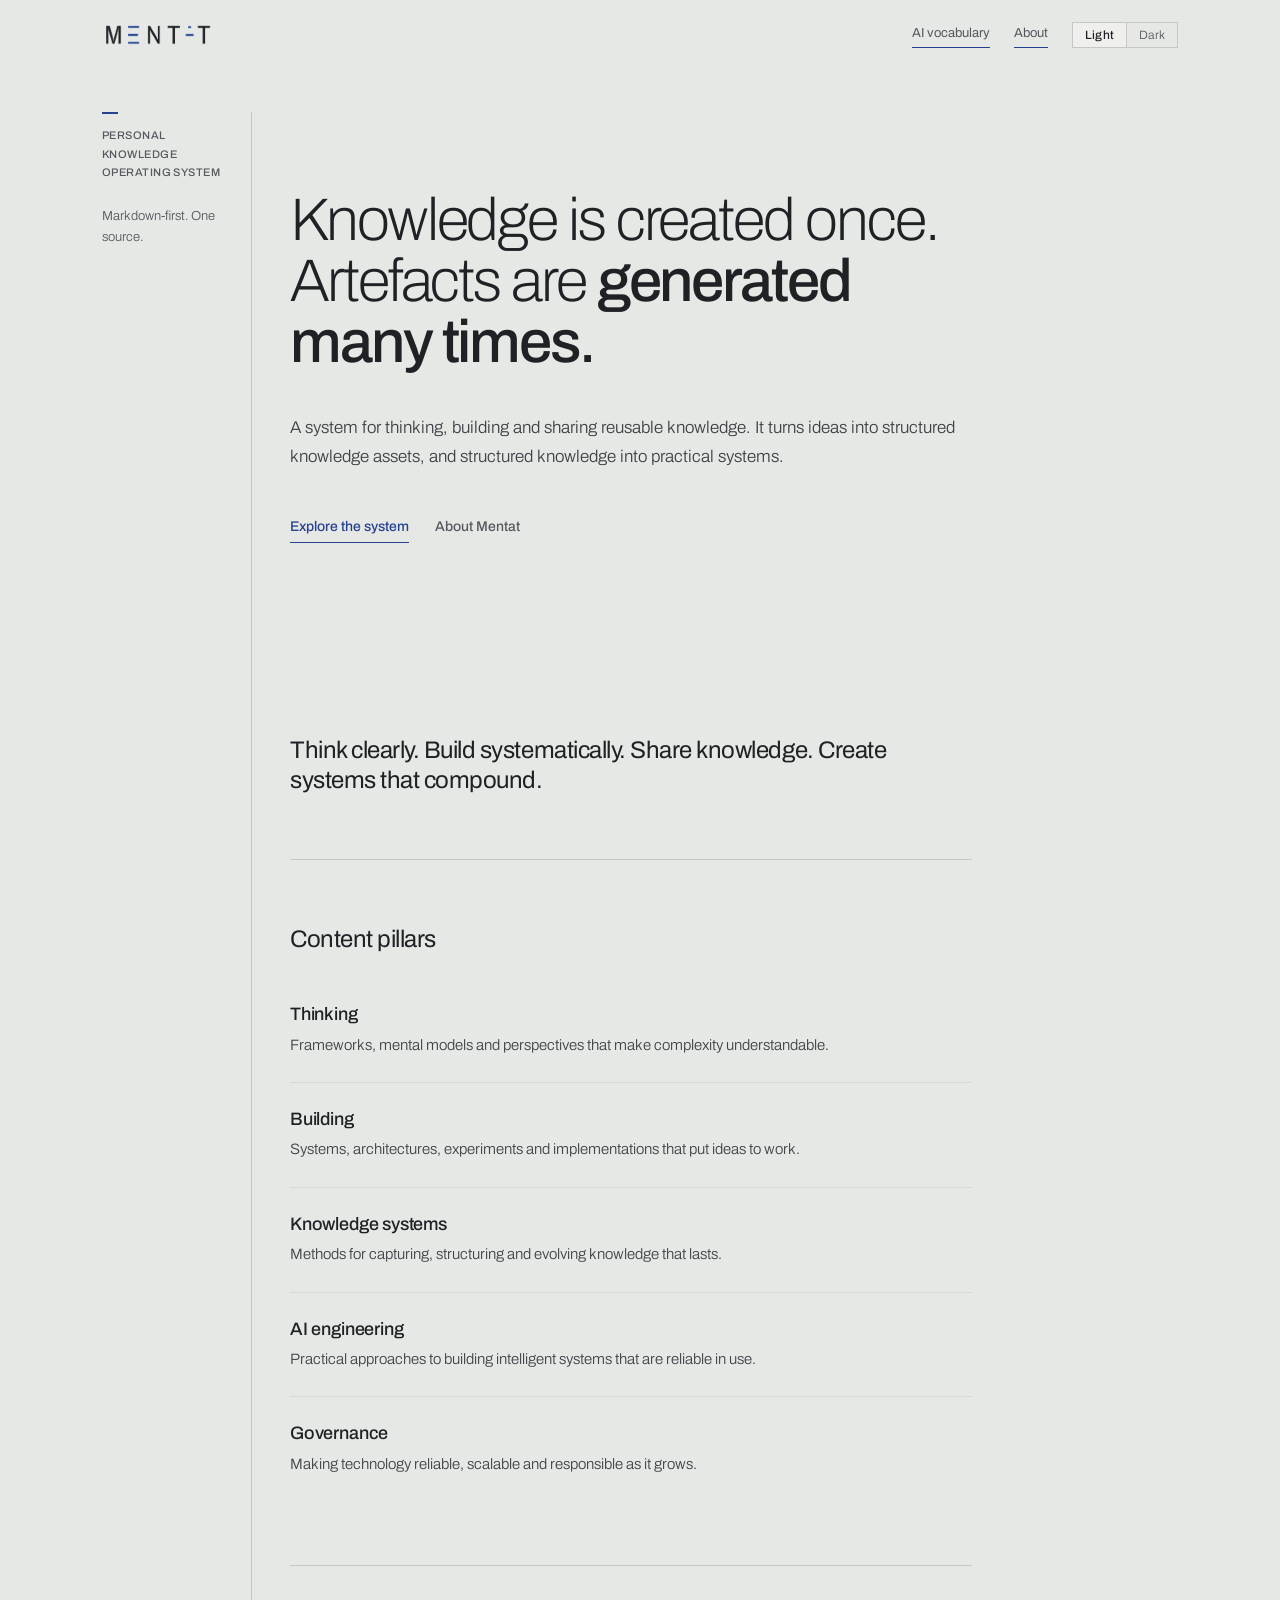
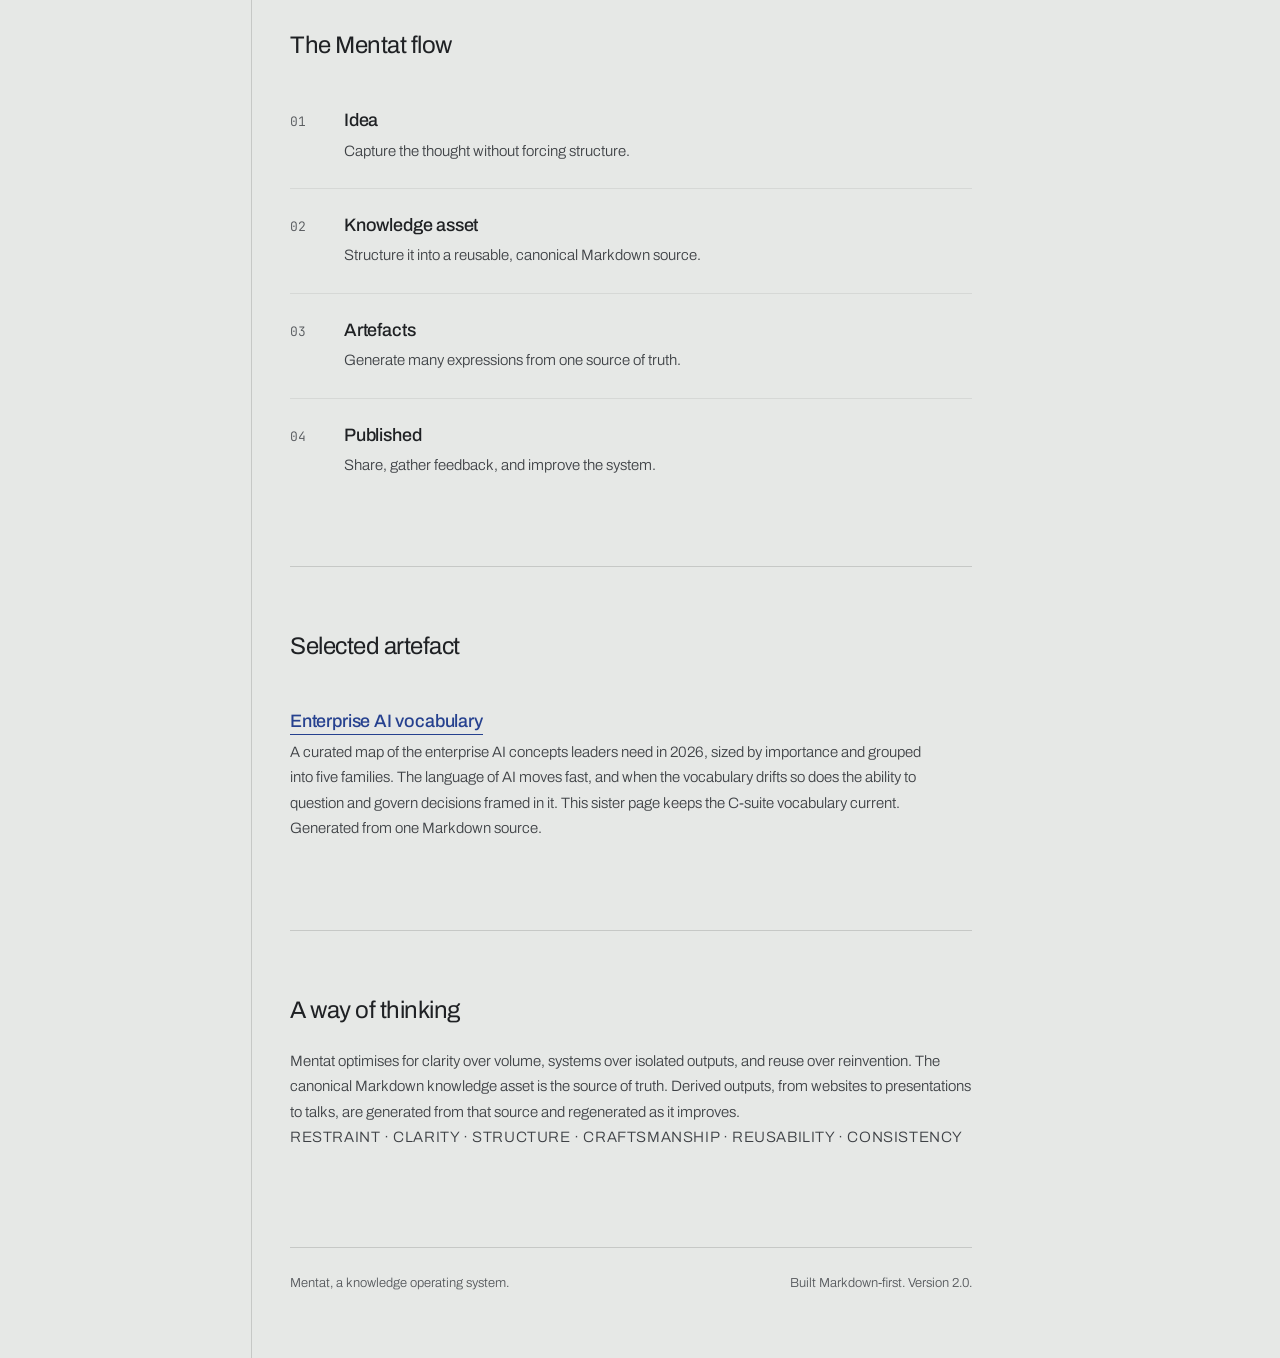
<file: artefacts/published/index.html>
<!doctype html>
<html lang="en">
<head>
<meta charset="utf-8">
<meta name="viewport" content="width=device-width, initial-scale=1">
<meta name="color-scheme" content="light dark">
<title>Mentat</title>
<meta name="description" content="A system for thinking, building and sharing reusable knowledge. Knowledge is created once. Artefacts are generated many times.">
<link rel="icon" href="data:image/svg+xml,%3Csvg xmlns='http://www.w3.org/2000/svg' viewBox='0 0 32 32'%3E%3Crect width='32' height='32' fill='%23E6E8E6'/%3E%3Crect x='8' y='15' width='16' height='2' fill='%2326418F'/%3E%3C/svg%3E">
<link rel="preconnect" href="https://fonts.googleapis.com">
<link rel="preconnect" href="https://fonts.gstatic.com" crossorigin>
<link href="https://fonts.googleapis.com/css2?family=Archivo:wght@200;300;400;500;600&family=JetBrains+Mono:wght@400&display=swap" rel="stylesheet">
<!-- Generated artefact. Canonical content source: knowledge/projects/website/home-page.md
     Design source: brand/03-Design-System.md (Marginalia). Do not edit this file as the source of truth. -->
<style>
  /* Mentat tokens — canonical source: brand/03-Design-System.md, brand/assets/tokens.css */
  :root {
    color-scheme: light;
    --stone:#E6E8E6; --stone-raised:#EFF0EE; --ink:#1F2124; --ink-70:#3E4145;
    --ink-55:#55585C; --ink-40:#6C6F73; --ink-20:#B7B9B7;
    --rule:rgba(31,33,36,0.16); --rule-faint:rgba(31,33,36,0.08);
    --pen:#26418F; --pen-hover:#1B3070;
    --font-sans:Archivo,"Helvetica Neue",Inter,system-ui,sans-serif;
    --font-mono:"Commit Mono",ui-monospace,"JetBrains Mono",monospace;
    --s-3:12px; --s-4:16px; --s-5:24px; --s-6:38px; --s-7:64px; --s-8:96px;
    --rail:150px; --gutter:38px; --content:720px; --page-max:1180px; --page-pad:52px;
    --ease:cubic-bezier(0.22,0.61,0.36,1);
  }
  :root[data-theme="dark"] {
    color-scheme: dark;
    --stone:#1C1E1C; --stone-raised:#252725; --ink:#E6E8E6; --ink-70:#C2C5C3;
    --ink-55:#9DA0A2; --ink-40:#7E8183; --rule:rgba(230,232,230,0.16);
    --rule-faint:rgba(230,232,230,0.08); --pen:#7B9AE8; --pen-hover:#9DB4EE;
  }
  @media (prefers-color-scheme: dark) {
    :root:not([data-theme="light"]):not([data-theme="dark"]) {
      color-scheme: dark;
      --stone:#1C1E1C; --stone-raised:#252725; --ink:#E6E8E6; --ink-70:#C2C5C3;
      --ink-55:#9DA0A2; --ink-40:#7E8183; --rule:rgba(230,232,230,0.16);
      --rule-faint:rgba(230,232,230,0.08); --pen:#7B9AE8; --pen-hover:#9DB4EE;
    }
  }
  * { box-sizing:border-box; }
  html { -webkit-text-size-adjust:100%; }
  body { margin:0; background:var(--stone); color:var(--ink); font-family:var(--font-sans);
         font-size:15px; line-height:1.7; font-weight:300; -webkit-font-smoothing:antialiased; }

  .page { max-width:var(--page-max); margin-inline:auto; padding-inline:var(--page-pad); }
  @media (max-width:640px){ .page { padding-inline:24px; } }

  /* Header */
  .header { display:flex; justify-content:space-between; align-items:center;
            padding-top:22px; padding-bottom:var(--s-7); gap:var(--s-4); flex-wrap:wrap; }
  .wordmark { font-weight:600; font-size:14px; text-transform:uppercase; letter-spacing:.02em; color:var(--ink); }
  .wordmark { display:inline-flex; align-items:center; }
  .wordmark .logo { height:20px; width:auto; display:block; }
  .wordmark .logo-dark { display:none; }
  :root[data-theme="dark"] .wordmark .logo-light { display:none; }
  :root[data-theme="dark"] .wordmark .logo-dark { display:block; }
  @media (prefers-color-scheme: dark) {
    :root:not([data-theme="light"]):not([data-theme="dark"]) .wordmark .logo-light { display:none; }
    :root:not([data-theme="light"]):not([data-theme="dark"]) .wordmark .logo-dark { display:block; }
  }
  .header-right { display:inline-flex; align-items:center; gap:var(--s-5); }
  .nav-link { color:var(--ink-55); font-size:13px; font-weight:400; text-decoration:none; }
  .nav-link:hover { color:var(--ink); }

  /* Theme toggle (header) */
  .theme { display:inline-flex; border:1px solid var(--rule); }
  .theme-opt { font:inherit; font-size:12px; letter-spacing:.02em; line-height:1;
               padding:6px 12px; background:none; border:0; color:var(--ink-55); cursor:pointer; }
  .theme-opt + .theme-opt { border-left:1px solid var(--rule); }
  .theme-opt:hover { color:var(--ink); }
  .theme-opt[aria-pressed="true"] { color:var(--ink); font-weight:500; background:var(--stone-raised); }

  /* Layout: rail + content */
  .layout { display:grid; grid-template-columns:var(--rail) 1fr; }
  .rail { padding-right:var(--s-5); border-right:1px solid var(--rule); max-width:22ch; }
  .tick { display:block; width:16px; height:2px; background:var(--pen); margin-bottom:var(--s-3); }
  .caption { font-size:11px; line-height:1.7; font-weight:500; letter-spacing:.04em;
             text-transform:uppercase; color:var(--ink-55); margin:0; }
  .rail-meta { font-size:13px; line-height:1.6; color:var(--ink-55); margin:var(--s-5) 0 0; }
  .content { padding-left:var(--gutter); max-width:var(--content); }
  @media (max-width:640px){
    .layout { grid-template-columns:1fr; }
    .rail { border-right:0; border-bottom:1px solid var(--rule); padding-bottom:var(--s-4);
            margin-bottom:var(--s-5); max-width:none; }
    .content { padding-left:0; }
  }

  /* Hero */
  .hero { padding-top:78px; padding-bottom:var(--s-8); }
  .display { font-size:60px; line-height:1.02; font-weight:200; letter-spacing:-.035em;
             color:var(--ink); margin:0; animation:fade .24s var(--ease); }
  .display strong { font-weight:500; }
  .standfirst { font-size:17px; line-height:1.7; font-weight:300; color:var(--ink-70); margin:40px 0 0; }
  .actions { display:flex; align-items:baseline; gap:26px; margin-top:44px; }
  @media (max-width:900px){ .display { font-size:48px; letter-spacing:-.03em; } }
  @media (max-width:640px){ .display { font-size:40px; } }

  a { color:var(--pen); text-decoration:none; border-bottom:1px solid var(--pen);
      padding-bottom:3px; transition:color .16s var(--ease), border-bottom-width .16s var(--ease); }
  a:hover { color:var(--pen-hover); border-bottom-width:2px; }
  .action { font-size:14px; font-weight:500; }
  .action-secondary { color:var(--ink-55); border-bottom:0; padding-bottom:0; }
  .action-secondary:hover { color:var(--ink); }
  :focus-visible { outline:2px solid var(--pen); outline-offset:3px; }

  /* Guiding line */
  .guiding { font-size:24px; line-height:1.25; font-weight:400; letter-spacing:-.02em;
             color:var(--ink); margin:var(--s-8) 0 0; }

  /* Sections as ruled text */
  .section { margin-top:var(--s-7); padding-top:var(--s-7); border-top:1px solid var(--rule); }
  .section > h2 { font-size:24px; line-height:1.25; font-weight:400; letter-spacing:-.02em;
                  color:var(--ink); margin:0 0 var(--s-5); }
  .row { padding:var(--s-5) 0; border-top:1px solid var(--rule-faint); display:grid;
         grid-template-columns:auto 1fr; gap:var(--s-6); align-items:baseline; }
  .row:first-of-type { border-top:0; }
  .row .idx { font-family:var(--font-mono); font-size:13px; color:var(--ink-55); }
  .row h3 { font-size:18px; line-height:1.35; font-weight:500; letter-spacing:-.01em;
            color:var(--ink); margin:0 0 6px; }
  .row p { font-size:15px; line-height:1.7; font-weight:300; color:var(--ink-70); margin:0; }
  .about p { font-size:15px; line-height:1.7; font-weight:300; color:var(--ink-70); margin:0; }
  .values { font-size:11px; line-height:1.7; font-weight:500; letter-spacing:.04em;
            text-transform:uppercase; color:var(--ink-55); margin:var(--s-5) 0 0; }

  /* Footer */
  footer { margin-top:var(--s-8); padding:var(--s-5) 0 var(--s-7); border-top:1px solid var(--rule);
           display:flex; justify-content:space-between; flex-wrap:wrap; gap:var(--s-3);
           font-size:13px; color:var(--ink-55); }

  @keyframes fade { from { opacity:0; } to { opacity:1; } }
  @media (prefers-reduced-motion: reduce) { * { animation:none !important; transition:none !important; } }
</style>
</head>
<body>
<div class="page">

  <header class="header">
    <span class="wordmark">
      <img class="logo logo-light" src="[data-uri]" alt="Mentat" height="20">
      <img class="logo logo-dark" src="[data-uri]" alt="" aria-hidden="true" height="20">
    </span>
    <nav class="header-right">
      <a class="nav-link" href="ai-concepts-wordcloud.html">AI vocabulary</a>
      <a class="nav-link" href="#about">About</a>
      <div class="theme" role="group" aria-label="Colour theme">
        <button class="theme-opt" type="button" data-set="light">Light</button>
        <button class="theme-opt" type="button" data-set="dark">Dark</button>
      </div>
    </nav>
  </header>

  <div class="layout">
    <aside class="rail">
      <span class="tick" aria-hidden="true"></span>
      <p class="caption">Personal knowledge operating system</p>
      <p class="rail-meta">Markdown-first. One source.</p>
    </aside>

    <main class="content">
      <section class="hero">
        <h1 class="display">Knowledge is created once. Artefacts are <strong>generated many times.</strong></h1>
        <p class="standfirst">A system for thinking, building and sharing reusable knowledge. It turns ideas into structured knowledge assets, and structured knowledge into practical systems.</p>
        <div class="actions">
          <a class="action" href="#pillars">Explore the system</a>
          <a class="action action-secondary" href="#about">About Mentat</a>
        </div>
      </section>

      <p class="guiding">Think clearly. Build systematically. Share knowledge. Create systems that compound.</p>

      <section class="section" id="pillars">
        <h2>Content pillars</h2>
        <div class="row"><div><h3>Thinking</h3><p>Frameworks, mental models and perspectives that make complexity understandable.</p></div></div>
        <div class="row"><div><h3>Building</h3><p>Systems, architectures, experiments and implementations that put ideas to work.</p></div></div>
        <div class="row"><div><h3>Knowledge systems</h3><p>Methods for capturing, structuring and evolving knowledge that lasts.</p></div></div>
        <div class="row"><div><h3>AI engineering</h3><p>Practical approaches to building intelligent systems that are reliable in use.</p></div></div>
        <div class="row"><div><h3>Governance</h3><p>Making technology reliable, scalable and responsible as it grows.</p></div></div>
      </section>

      <section class="section" id="flow">
        <h2>The Mentat flow</h2>
        <div class="row"><span class="idx">01</span><div><h3>Idea</h3><p>Capture the thought without forcing structure.</p></div></div>
        <div class="row"><span class="idx">02</span><div><h3>Knowledge asset</h3><p>Structure it into a reusable, canonical Markdown source.</p></div></div>
        <div class="row"><span class="idx">03</span><div><h3>Artefacts</h3><p>Generate many expressions from one source of truth.</p></div></div>
        <div class="row"><span class="idx">04</span><div><h3>Published</h3><p>Share, gather feedback, and improve the system.</p></div></div>
      </section>

      <section class="section" id="artefacts">
        <h2>Selected artefact</h2>
        <div class="row"><div><h3><a href="ai-concepts-wordcloud.html">Enterprise AI vocabulary</a></h3><p>A curated map of the enterprise AI concepts leaders need in 2026, sized by importance and grouped into five families. The language of AI moves fast, and when the vocabulary drifts so does the ability to question and govern decisions framed in it. This sister page keeps the C-suite vocabulary current. Generated from one Markdown source.</p></div></div>
      </section>

      <section class="section about" id="about">
        <h2>A way of thinking</h2>
        <p>Mentat optimises for clarity over volume, systems over isolated outputs, and reuse over reinvention. The canonical Markdown knowledge asset is the source of truth. Derived outputs, from websites to presentations to talks, are generated from that source and regenerated as it improves.</p>
        <p class="values">Restraint · Clarity · Structure · Craftsmanship · Reusability · Consistency</p>
      </section>

      <footer>
        <span>Mentat, a knowledge operating system.</span>
        <span>Built Markdown-first. Version 2.0.</span>
      </footer>
    </main>
  </div>

</div>
<script>
  (function () {
    var root = document.documentElement;
    var opts = Array.prototype.slice.call(document.querySelectorAll('.theme-opt'));
    var mq = window.matchMedia('(prefers-color-scheme: dark)');
    try { var saved = localStorage.getItem('mentat-theme'); if (saved) root.setAttribute('data-theme', saved); } catch (e) {}
    function effective() {
      var t = root.getAttribute('data-theme');
      if (t === 'dark' || t === 'light') return t;
      return mq.matches ? 'dark' : 'light';
    }
    function sync() {
      var e = effective();
      opts.forEach(function (o) { o.setAttribute('aria-pressed', String(o.dataset.set === e)); });
    }
    opts.forEach(function (o) {
      o.addEventListener('click', function () {
        root.setAttribute('data-theme', o.dataset.set);
        try { localStorage.setItem('mentat-theme', o.dataset.set); } catch (e) {}
        sync();
      });
    });
    mq.addEventListener('change', sync);
    sync();
  })();
</script>
</body>
</html>
</file>
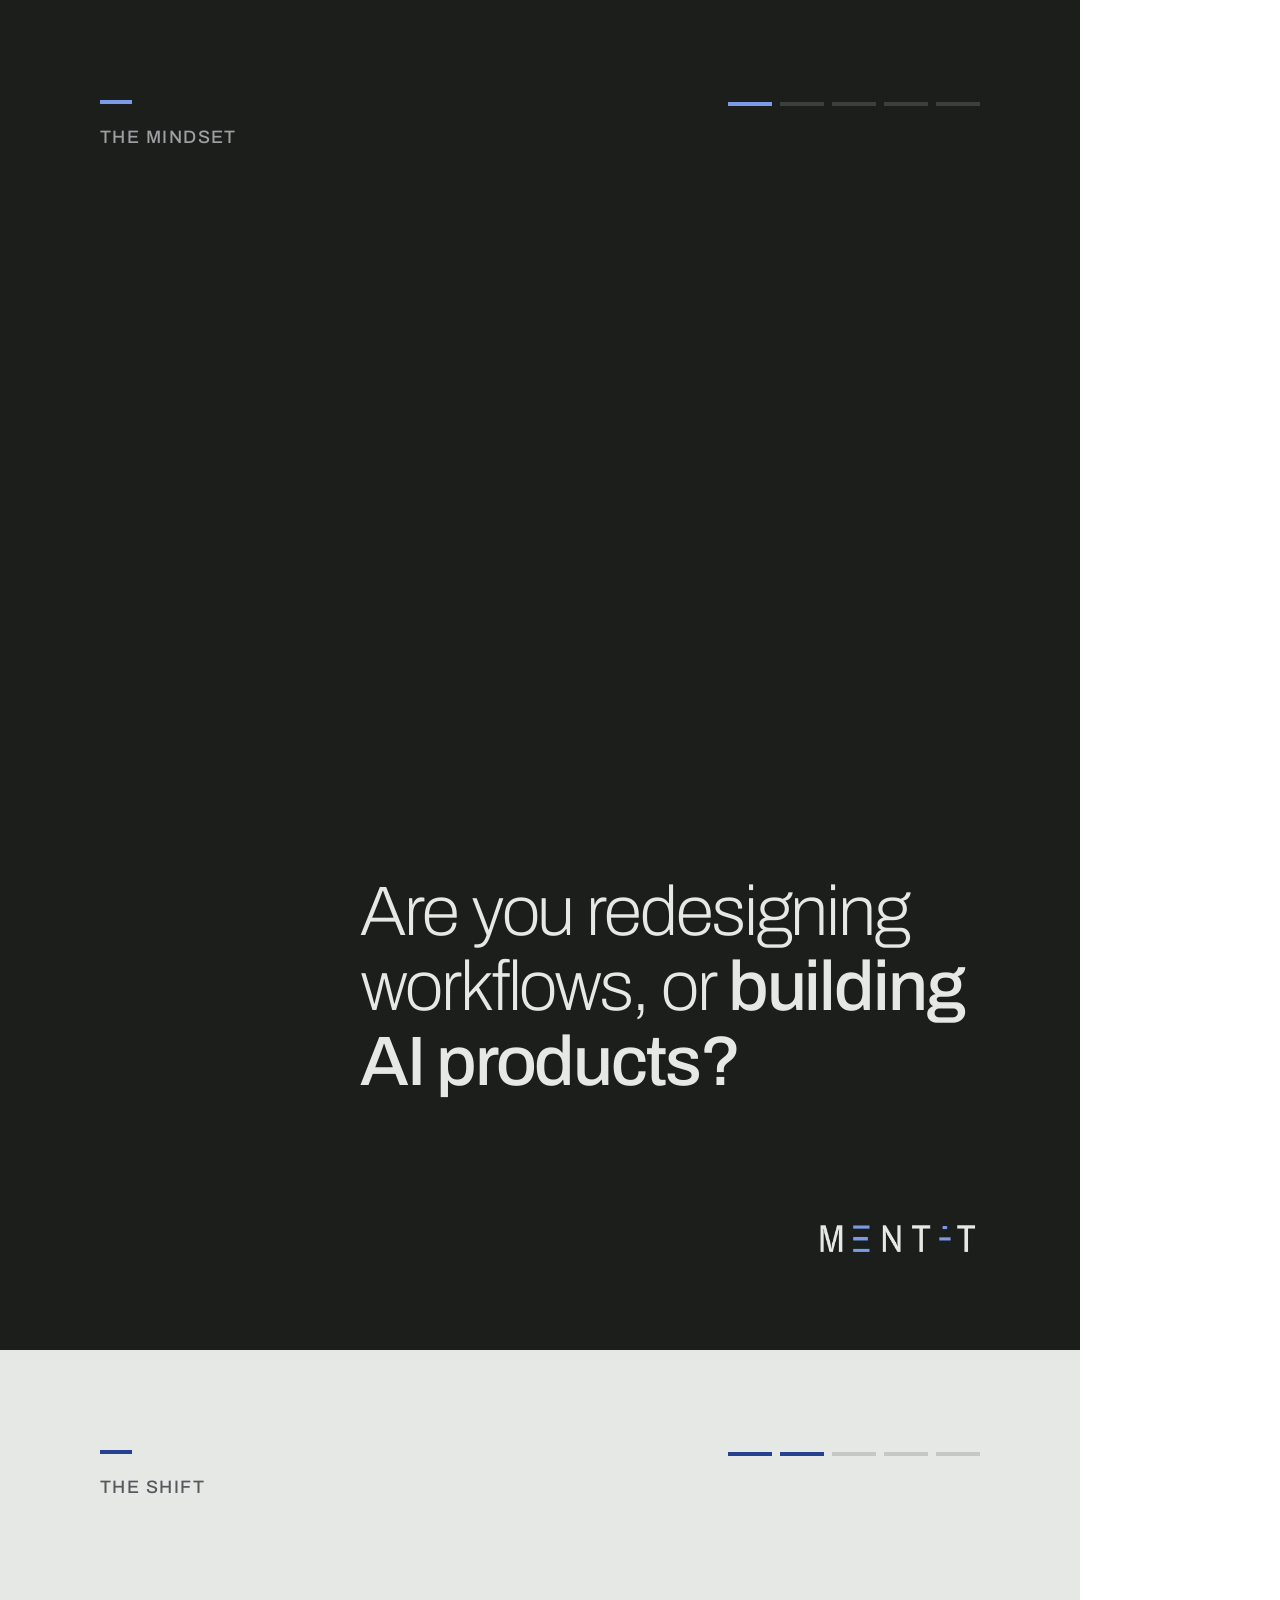
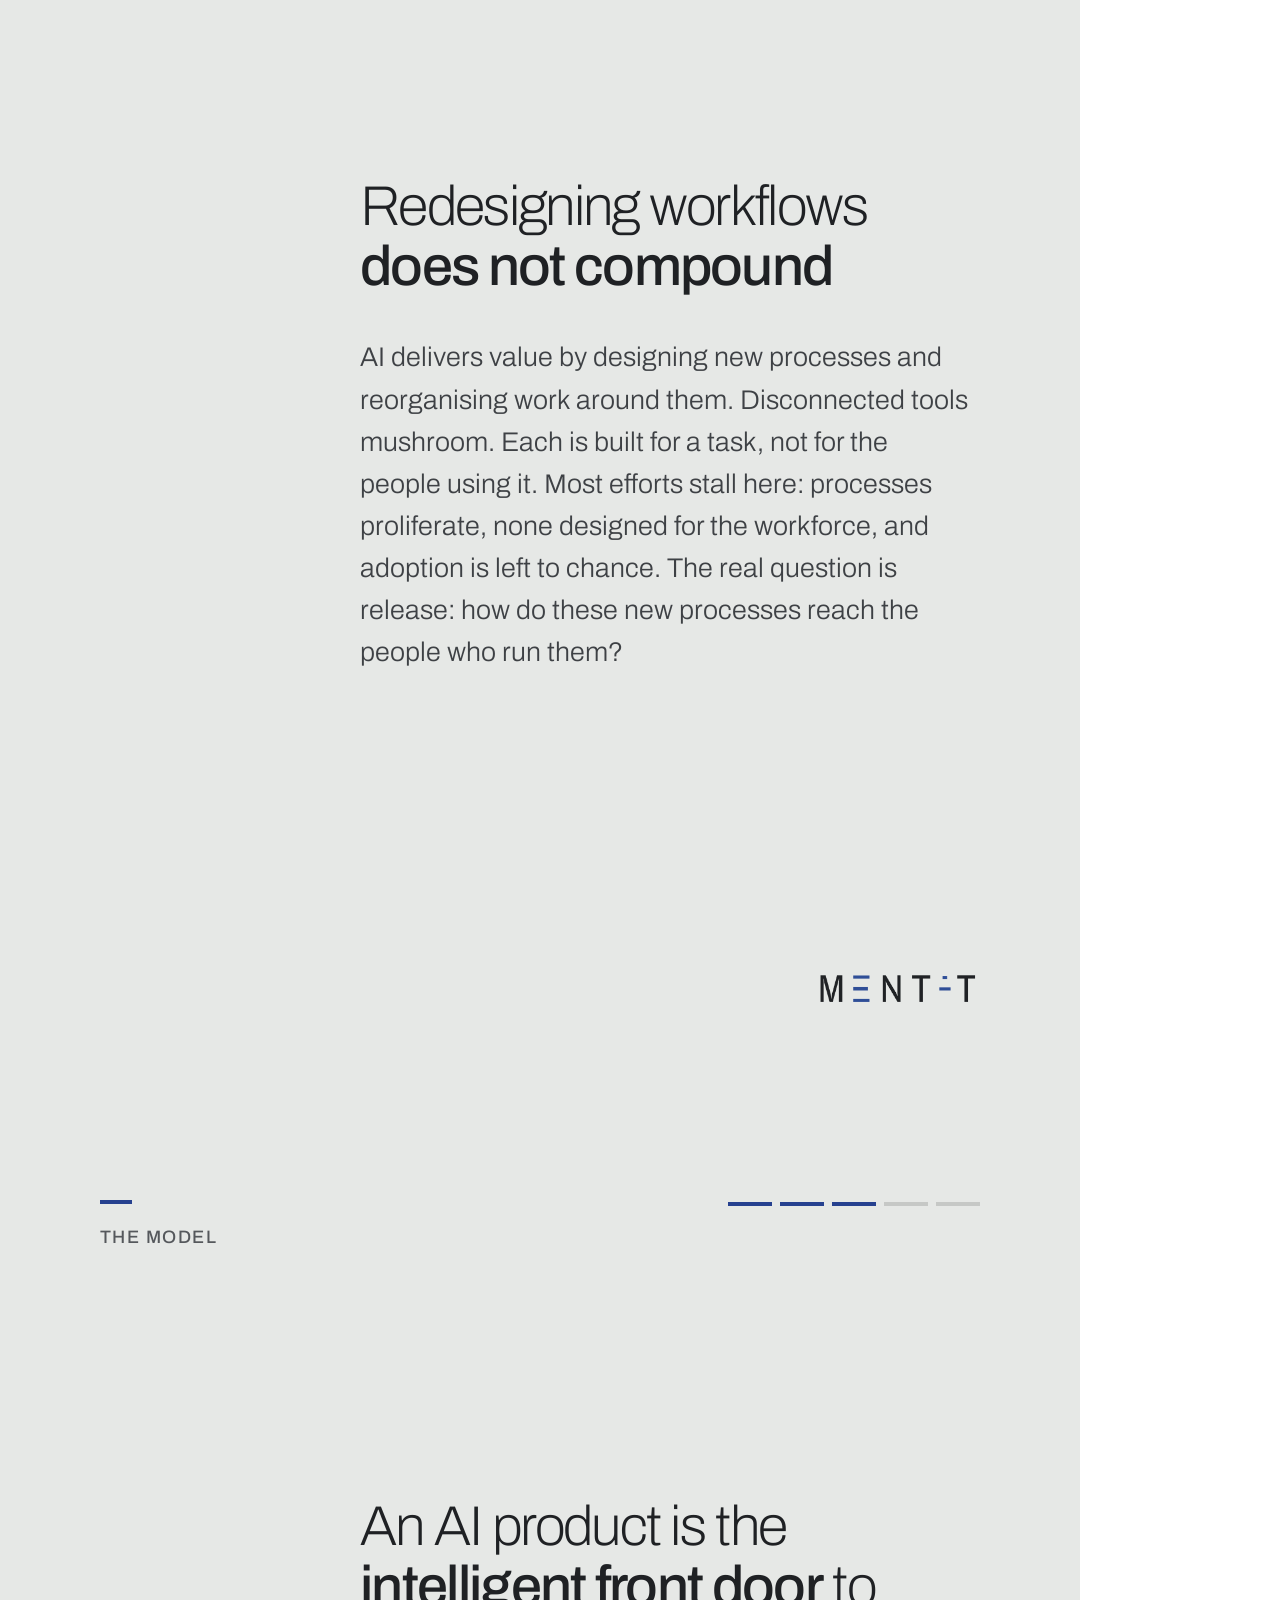
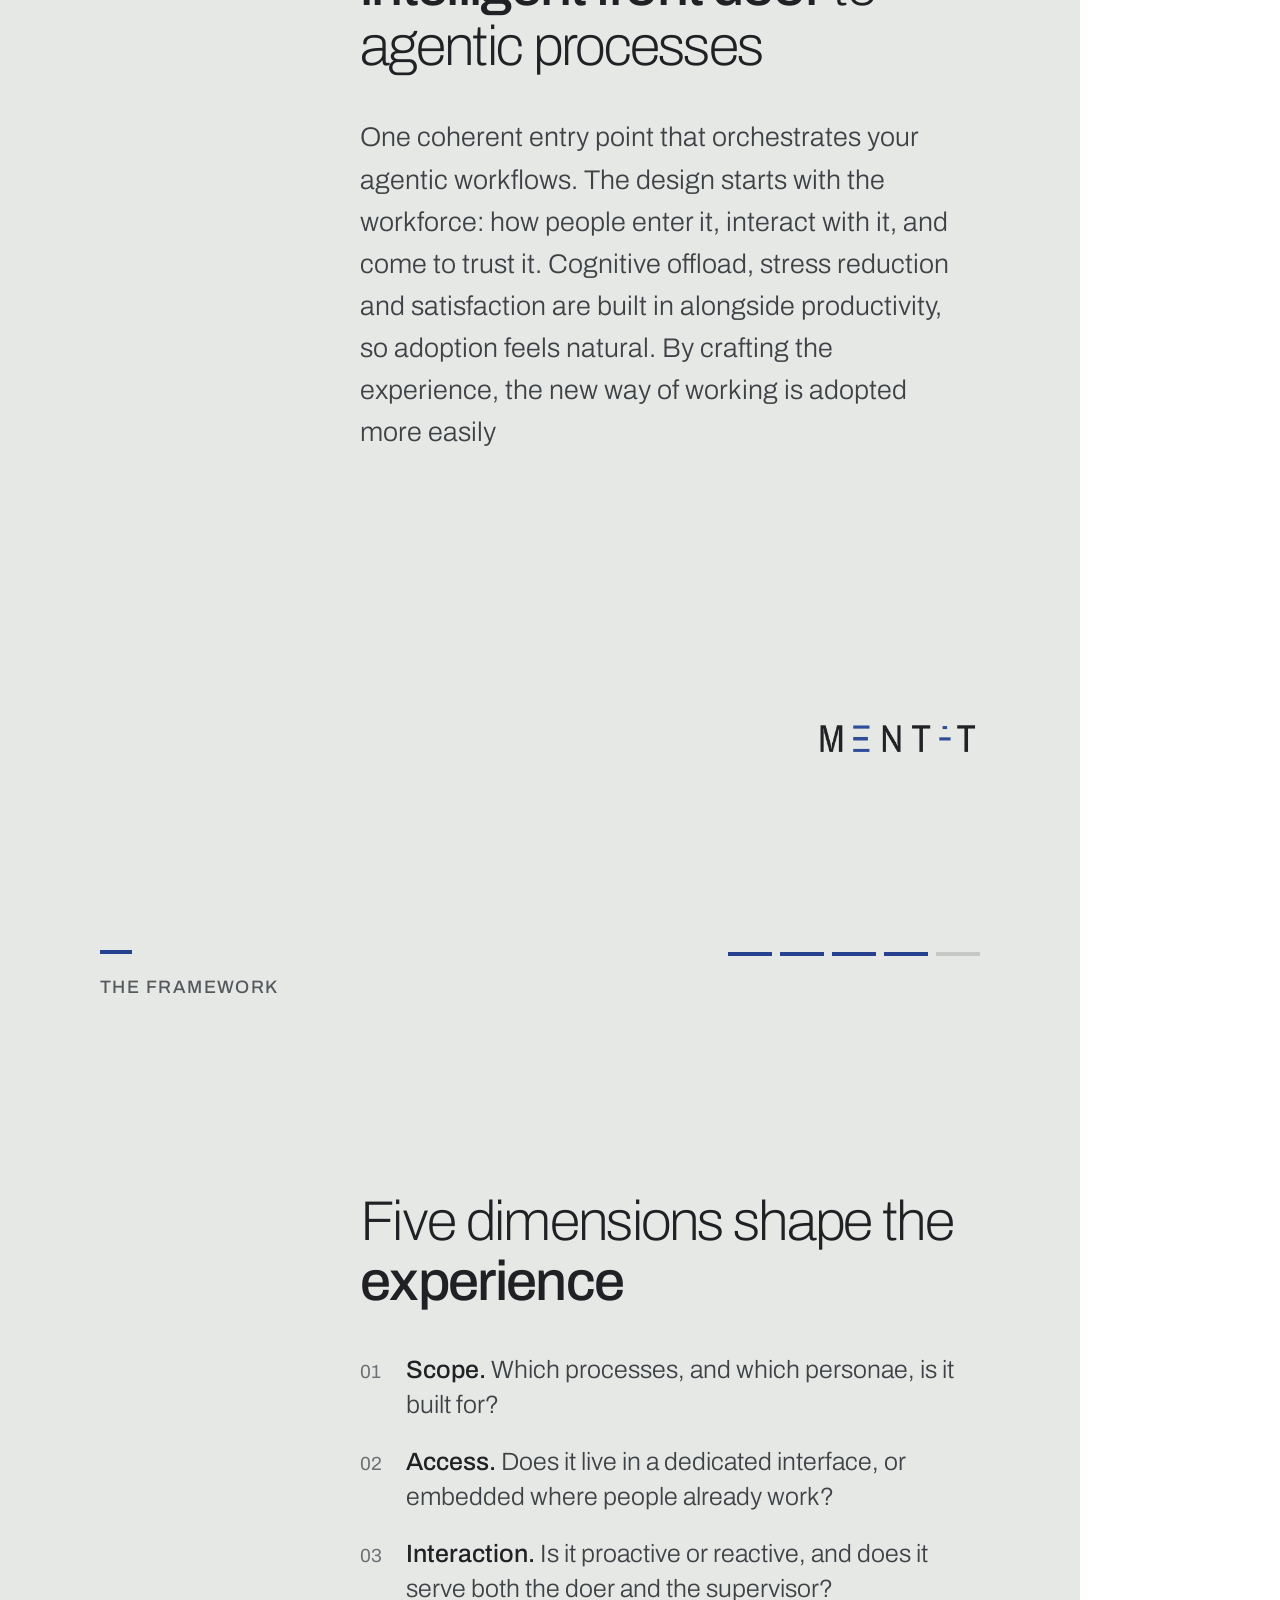
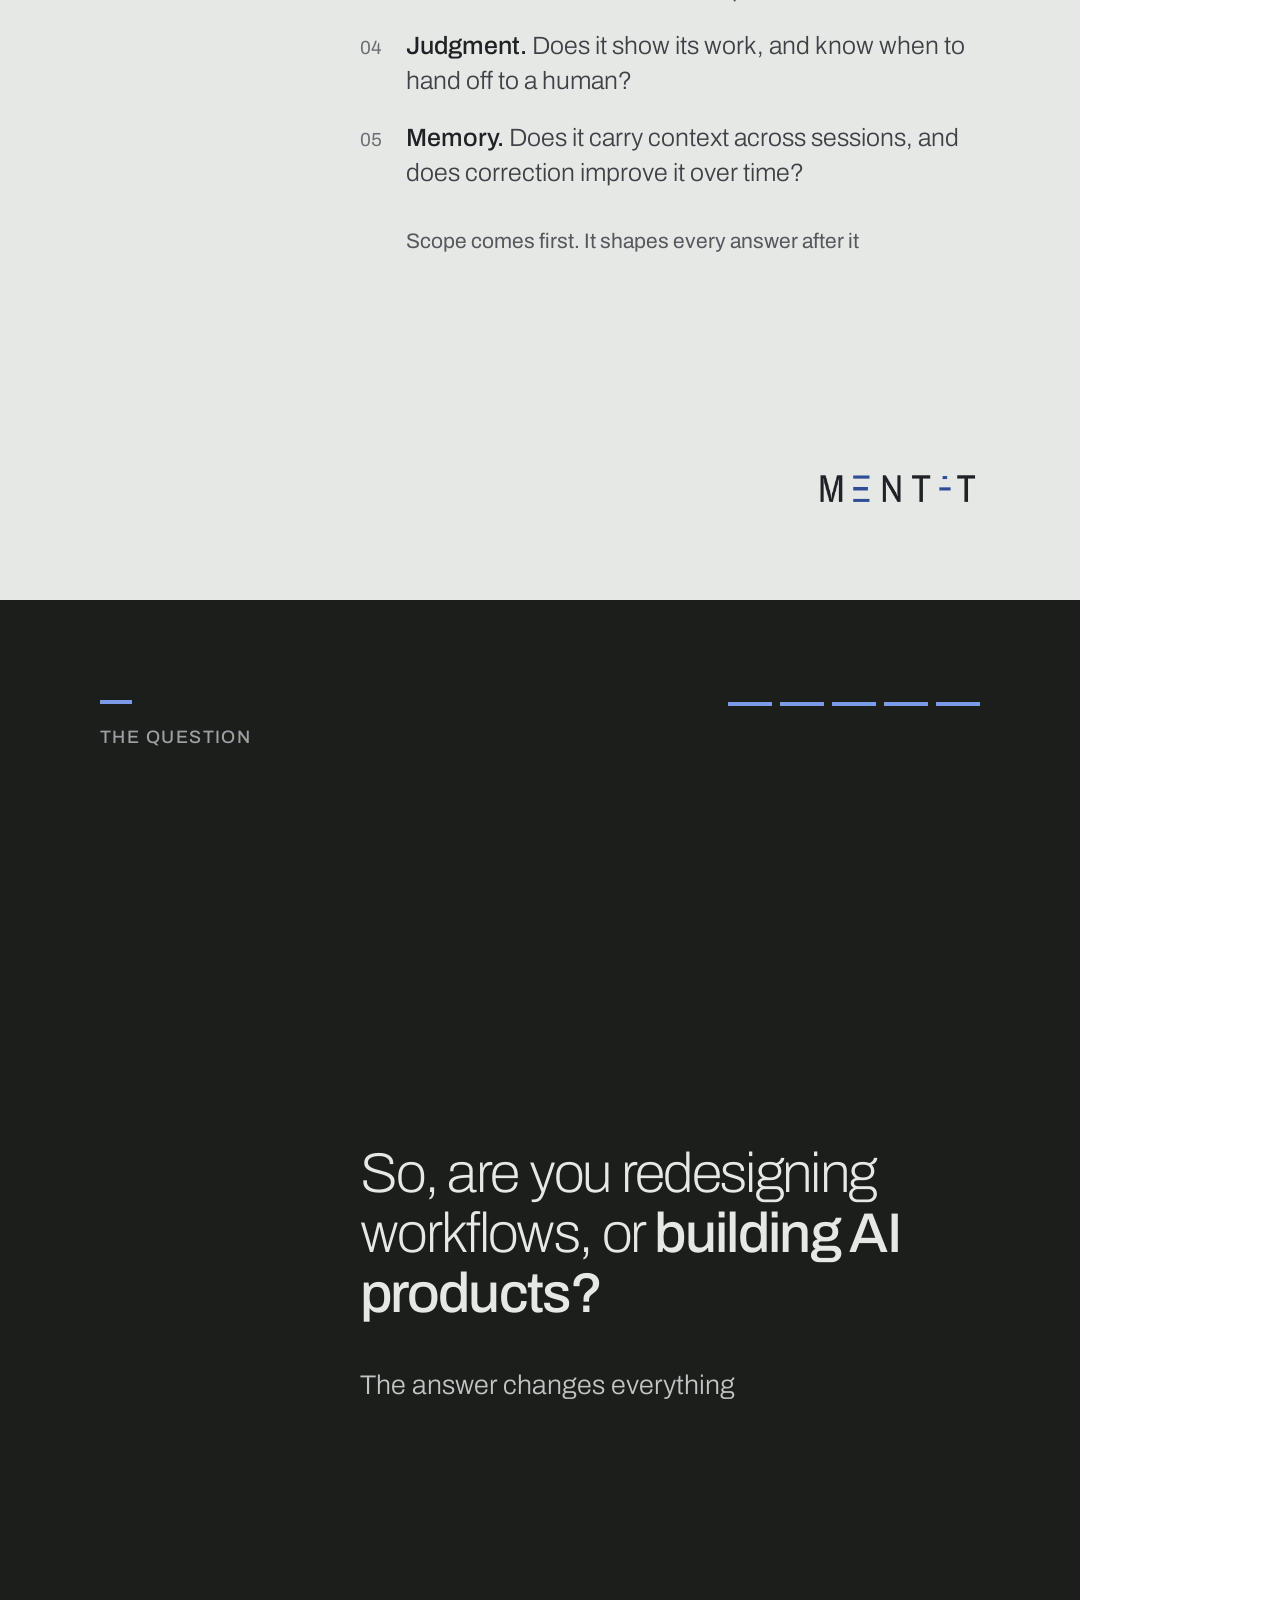
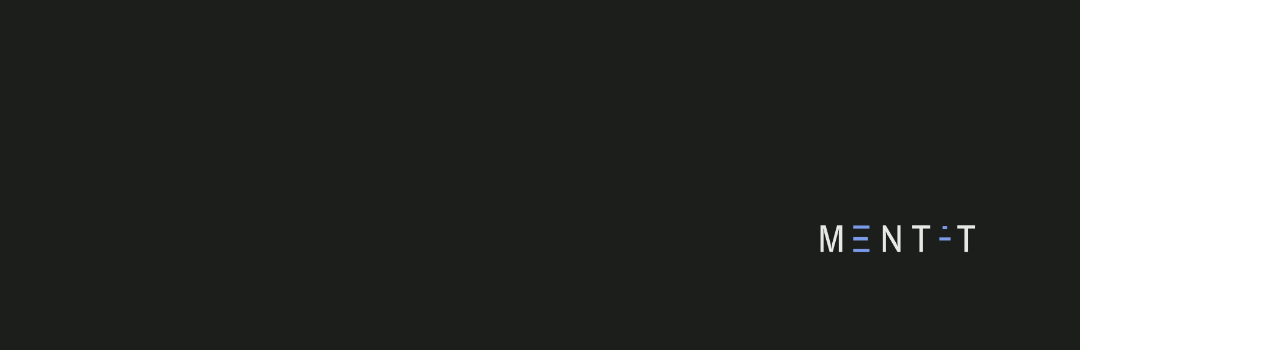
<file: artefacts/linkedin/ai-product-mindset-carousel.html>
<!doctype html>
<html lang="en">
<head>
<meta charset="utf-8">
<title>AI Product Mindset, LinkedIn Carousel</title>
<!-- Generated artefact. Source: knowledge/projects/ai-product-mindset/carousel.md
     Design source: brand/03-Design-System.md (Marginalia). Format: LinkedIn carousel, 1080x1350 (4:5).
     Do not edit this file as the source of truth. Regenerate from the knowledge source. -->
<link rel="preconnect" href="https://fonts.googleapis.com">
<link rel="preconnect" href="https://fonts.gstatic.com" crossorigin>
<link href="https://fonts.googleapis.com/css2?family=Archivo:wght@200;300;400;500;600&display=swap" rel="stylesheet">
<style>
  :root {
    --stone:#E6E8E6; --ink:#1F2124; --ink-70:#3E4145; --ink-55:#55585C; --ink-40:#6C6F73;
    --rule:rgba(31,33,36,0.16); --rule-faint:rgba(31,33,36,0.08); --pen:#26418F;
    --font-sans:Archivo,"Helvetica Neue",Inter,system-ui,sans-serif;
  }
  @page { size: 1080px 1350px; margin: 0; }
  * { box-sizing:border-box; }
  html,body { margin:0; padding:0; }
  body { font-family:var(--font-sans); -webkit-font-smoothing:antialiased; }

  .slide {
    position:relative; width:1080px; height:1350px; background:var(--stone); color:var(--ink);
    overflow:hidden;
  }
  .slide + .slide { page-break-before:always; break-before:page; }
  .slide.dark {
    --stone:#1C1E1C; --ink:#E6E8E6; --ink-70:#C2C5C3; --ink-55:#9DA0A2; --ink-40:#7E8183;
    --rule:rgba(230,232,230,0.16); --rule-faint:rgba(230,232,230,0.08); --pen:#7B9AE8;
  }

  .tick { position:absolute; left:100px; top:100px; width:32px; height:4px; background:var(--pen); }
  .eyebrow {
    position:absolute; left:100px; top:124px; width:190px;
    font-size:18px; font-weight:500; letter-spacing:.08em; text-transform:uppercase;
    line-height:1.5; color:var(--ink-55);
  }

  .progress { position:absolute; right:100px; top:102px; display:flex; gap:8px; }
  .progress i { display:block; width:44px; height:4px; background:var(--rule); }
  .progress i.on { background:var(--pen); }

  .wordmark { position:absolute; right:100px; bottom:96px; height:30px; width:auto; display:block; }

  .content {
    position:absolute; left:360px; right:100px; top:100px; bottom:100px;
    display:flex; flex-direction:column; justify-content:center;
  }
  .content.bottom { justify-content:flex-end; bottom:250px; }

  .headline {
    font-weight:200; letter-spacing:-.03em; line-height:1.07; color:var(--ink);
    max-width:640px; margin:0;
  }
  .headline strong { font-weight:500; }
  .h-xl { font-size:70px; }
  .h-l  { font-size:56px; }

  .sub {
    font-size:29px; font-weight:300; line-height:1.5; color:var(--ink-55);
    margin:34px 0 0; max-width:560px;
  }
  .body {
    font-size:27px; font-weight:300; line-height:1.56; color:var(--ink-70);
    margin:40px 0 0; max-width:610px;
  }
  .body strong { font-weight:500; color:var(--ink); }

  .dims { margin:40px 0 0; }
  .dim { display:flex; gap:22px; align-items:baseline; margin-bottom:22px; max-width:620px; }
  .dim-i { font-size:19px; font-weight:400; color:var(--ink-40); width:24px; flex:none; line-height:1.5; }
  .dim-t { font-size:25px; line-height:1.4; }
  .dim-t b { font-weight:500; color:var(--ink); }
  .dim-t span { font-weight:300; color:var(--ink-70); }
  .note { margin:14px 0 0 46px; font-size:21px; font-weight:400; color:var(--ink-55); max-width:560px; line-height:1.5; }
</style>
</head>
<body>

<!-- Slide 1 -->
<section class="slide dark">
  <div class="tick"></div>
  <div class="eyebrow">The mindset</div>
  <div class="progress"><i class="on"></i><i></i><i></i><i></i><i></i></div>
  <img class="wordmark" src="../../brand/assets/logo/MENTAT-long-dark.png" alt="Mentat">
  <div class="content bottom">
    <h1 class="headline h-xl">Are you redesigning workflows, or <strong>building AI products?</strong></h1>
  </div>
</section>

<!-- Slide 2 -->
<section class="slide">
  <div class="tick"></div>
  <div class="eyebrow">The shift</div>
  <div class="progress"><i class="on"></i><i class="on"></i><i></i><i></i><i></i></div>
  <img class="wordmark" src="../../brand/assets/logo/MENTAT-long-light.png" alt="Mentat">
  <div class="content">
    <h2 class="headline h-l">Redesigning workflows <strong>does not compound</strong></h2>
    <p class="body">AI delivers value by designing new processes and reorganising work around them. Disconnected tools mushroom. Each is built for a task, not for the people using it. Most efforts stall here: processes proliferate, none designed for the workforce, and adoption is left to chance. The real question is release: how do these new processes reach the people who run them?</p>
  </div>
</section>

<!-- Slide 3 -->
<section class="slide">
  <div class="tick"></div>
  <div class="eyebrow">The model</div>
  <div class="progress"><i class="on"></i><i class="on"></i><i class="on"></i><i></i><i></i></div>
  <img class="wordmark" src="../../brand/assets/logo/MENTAT-long-light.png" alt="Mentat">
  <div class="content">
    <h2 class="headline h-l">An AI product is the <strong>intelligent front door</strong> to agentic processes</h2>
    <p class="body">One coherent entry point that orchestrates your agentic workflows. The design starts with the workforce: how people enter it, interact with it, and come to trust it. Cognitive offload, stress reduction and satisfaction are built in alongside productivity, so adoption feels natural. By crafting the experience, the new way of working is adopted more easily</p>
  </div>
</section>

<!-- Slide 4 -->
<section class="slide">
  <div class="tick"></div>
  <div class="eyebrow">The framework</div>
  <div class="progress"><i class="on"></i><i class="on"></i><i class="on"></i><i class="on"></i><i></i></div>
  <img class="wordmark" src="../../brand/assets/logo/MENTAT-long-light.png" alt="Mentat">
  <div class="content">
    <h2 class="headline h-l">Five dimensions shape the <strong>experience</strong></h2>
    <div class="dims">
      <div class="dim"><span class="dim-i">01</span><span class="dim-t"><b>Scope.</b> <span>Which processes, and which personae, is it built for?</span></span></div>
      <div class="dim"><span class="dim-i">02</span><span class="dim-t"><b>Access.</b> <span>Does it live in a dedicated interface, or embedded where people already work?</span></span></div>
      <div class="dim"><span class="dim-i">03</span><span class="dim-t"><b>Interaction.</b> <span>Is it proactive or reactive, and does it serve both the doer and the supervisor?</span></span></div>
      <div class="dim"><span class="dim-i">04</span><span class="dim-t"><b>Judgment.</b> <span>Does it show its work, and know when to hand off to a human?</span></span></div>
      <div class="dim"><span class="dim-i">05</span><span class="dim-t"><b>Memory.</b> <span>Does it carry context across sessions, and does correction improve it over time?</span></span></div>
    </div>
    <p class="note">Scope comes first. It shapes every answer after it</p>
  </div>
</section>

<!-- Slide 5 -->
<section class="slide dark">
  <div class="tick"></div>
  <div class="eyebrow">The question</div>
  <div class="progress"><i class="on"></i><i class="on"></i><i class="on"></i><i class="on"></i><i class="on"></i></div>
  <img class="wordmark" src="../../brand/assets/logo/MENTAT-long-dark.png" alt="Mentat">
  <div class="content">
    <h2 class="headline h-l">So, are you redesigning workflows, or <strong>building AI products?</strong></h2>
    <p class="body">The answer changes everything</p>
  </div>
</section>

</body>
</html>
</file>
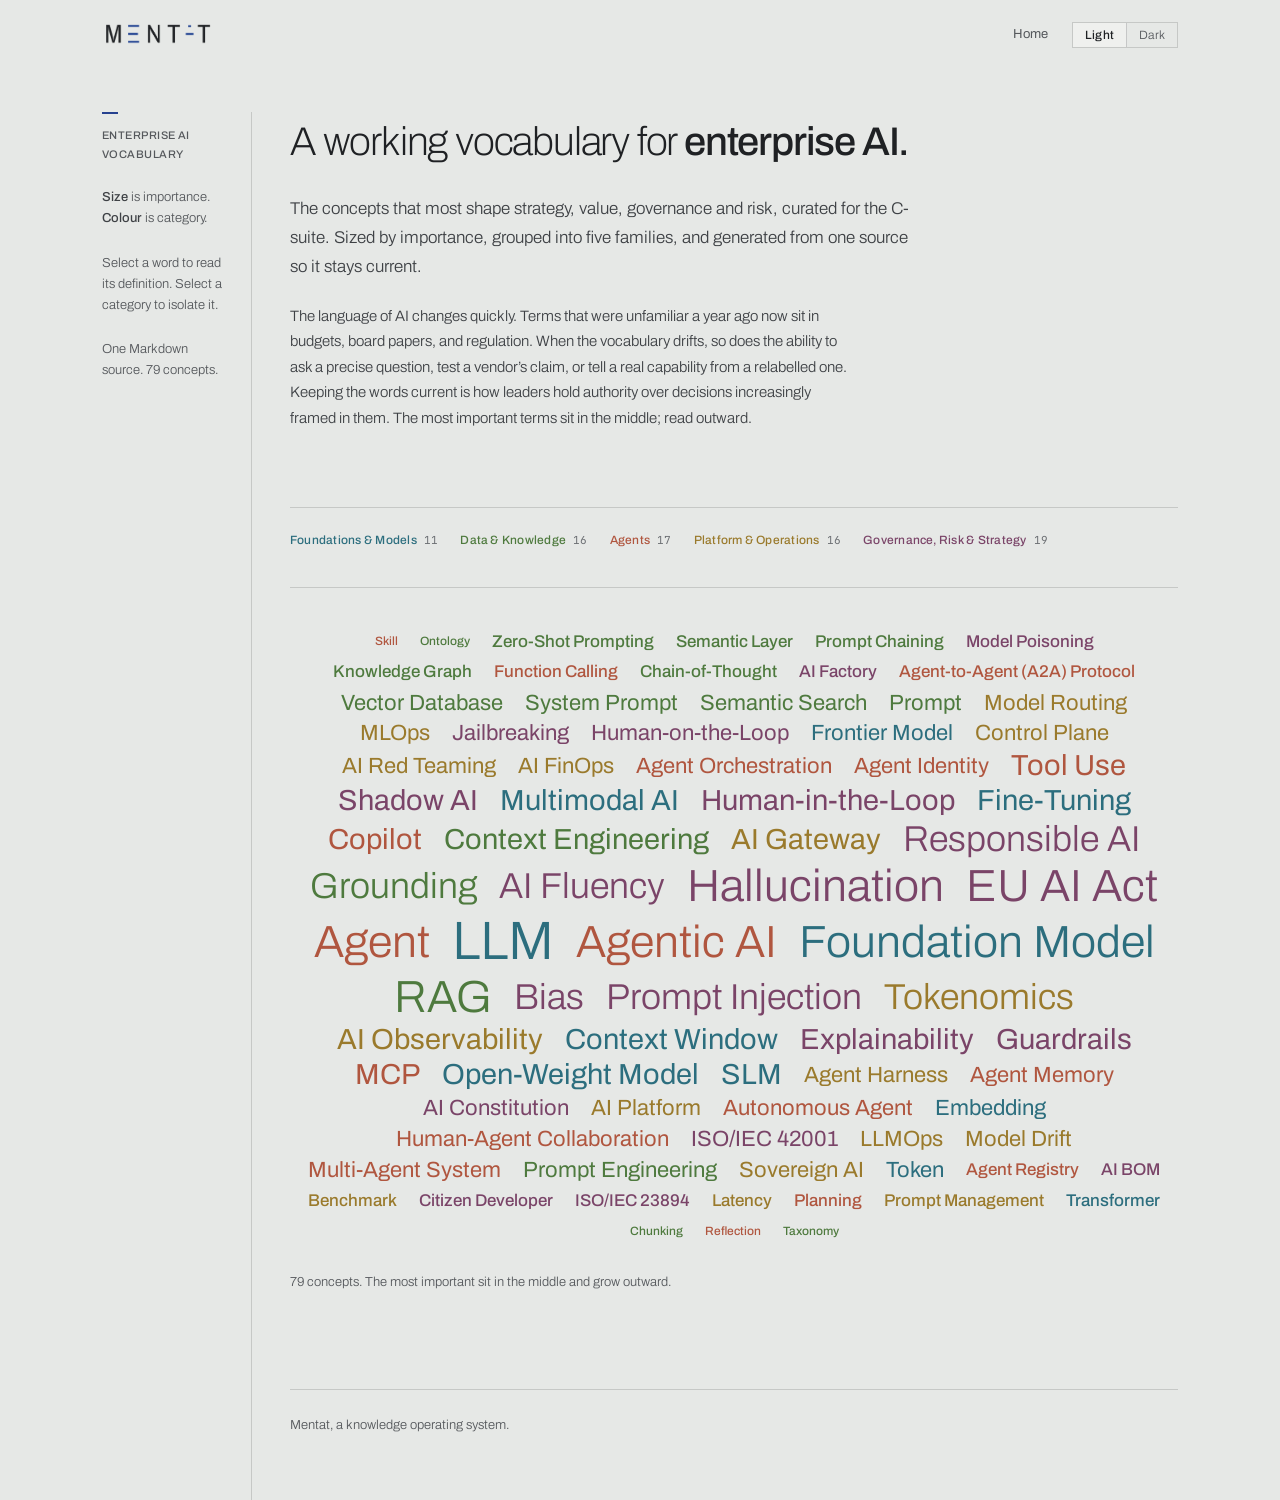
<file: artefacts/published/ai-concepts-wordcloud.html>
<!doctype html>
<!-- Generated artefact. Source: knowledge/projects/enterprise-ai-concepts.
     Design source: brand/03-Design-System.md (Marginalia). Regenerate via knowledge/projects/enterprise-ai-concepts/build_wordcloud.py. Do not edit this file as the source of truth. -->
<html lang="en">
<head>
<meta charset="utf-8">
<meta name="viewport" content="width=device-width, initial-scale=1">
<meta name="color-scheme" content="light dark">
<title>Enterprise AI vocabulary for the C-suite &middot; Mentat</title>
<meta name="description" content="A curated, living map of the enterprise AI concepts leaders need in 2026. Sized by importance, grouped into five families. Keeping the vocabulary current is how executives keep authority over AI decisions.">
<link rel="icon" href="data:image/svg+xml,%3Csvg xmlns='http://www.w3.org/2000/svg' viewBox='0 0 32 32'%3E%3Crect width='32' height='32' fill='%23E6E8E6'/%3E%3Crect x='8' y='15' width='16' height='2' fill='%2326418F'/%3E%3C/svg%3E">
<link rel="preconnect" href="https://fonts.googleapis.com">
<link rel="preconnect" href="https://fonts.gstatic.com" crossorigin>
<link href="https://fonts.googleapis.com/css2?family=Archivo:wght@200;300;400;500;600&family=JetBrains+Mono:wght@400&display=swap" rel="stylesheet">
<style>
  :root{
    color-scheme:light;
    --stone:#E6E8E6; --stone-raised:#EFF0EE; --ink:#1F2124; --ink-70:#3E4145;
    --ink-55:#55585C; --ink-40:#6C6F73; --ink-20:#B7B9B7;
    --rule:rgba(31,33,36,0.16); --rule-faint:rgba(31,33,36,0.08);
    --pen:#26418F; --pen-hover:#1B3070;
    --font-sans:Archivo,"Helvetica Neue",Inter,system-ui,sans-serif;
    --font-mono:"Commit Mono",ui-monospace,"JetBrains Mono",monospace;
    --s-3:12px; --s-4:16px; --s-5:24px; --s-6:38px; --s-7:64px; --s-8:96px;
    --rail:150px; --gutter:38px; --content:720px; --page-max:1180px; --page-pad:52px;
    --ease:cubic-bezier(0.22,0.61,0.36,1);
  }
  :root[data-theme="dark"]{
    color-scheme:dark;
    --stone:#1C1E1C; --stone-raised:#252725; --ink:#E6E8E6; --ink-70:#C2C5C3;
    --ink-55:#9DA0A2; --ink-40:#7E8183; --rule:rgba(230,232,230,0.16);
    --rule-faint:rgba(230,232,230,0.08); --pen:#7B9AE8; --pen-hover:#9DB4EE;
  }
  @media (prefers-color-scheme:dark){
    :root:not([data-theme="light"]):not([data-theme="dark"]){
      color-scheme:dark;
      --stone:#1C1E1C; --stone-raised:#252725; --ink:#E6E8E6; --ink-70:#C2C5C3;
      --ink-55:#9DA0A2; --ink-40:#7E8183; --rule:rgba(230,232,230,0.16);
      --rule-faint:rgba(230,232,230,0.08); --pen:#7B9AE8; --pen-hover:#9DB4EE;
    }
  }
  *{box-sizing:border-box}
  html{-webkit-text-size-adjust:100%}
  body{margin:0;background:var(--stone);color:var(--ink);font-family:var(--font-sans);
    font-size:15px;line-height:1.7;font-weight:300;-webkit-font-smoothing:antialiased}
  .page{max-width:var(--page-max);margin-inline:auto;padding-inline:var(--page-pad)}
  @media (max-width:640px){.page{padding-inline:24px}}
  .header{display:flex;justify-content:space-between;align-items:center;
    padding-top:22px;padding-bottom:var(--s-7);gap:var(--s-4);flex-wrap:wrap}
  .wordmark{font-weight:600;font-size:14px;text-transform:uppercase;letter-spacing:.02em;color:var(--ink);
    text-decoration:none;border:0;display:inline-flex;align-items:center}
  .wordmark .logo{height:20px;width:auto;display:block}
  .wordmark .logo-dark{display:none}
  :root[data-theme="dark"] .wordmark .logo-light{display:none}
  :root[data-theme="dark"] .wordmark .logo-dark{display:block}
  @media (prefers-color-scheme:dark){
    :root:not([data-theme="light"]):not([data-theme="dark"]) .wordmark .logo-light{display:none}
    :root:not([data-theme="light"]):not([data-theme="dark"]) .wordmark .logo-dark{display:block}
  }
  .header-right{display:inline-flex;align-items:center;gap:var(--s-5)}
  .nav-link{color:var(--ink-55);font-size:13px;font-weight:400;text-decoration:none;border:0}
  .nav-link:hover{color:var(--ink)}
  .theme{display:inline-flex;border:1px solid var(--rule)}
  .theme-opt{font:inherit;font-size:12px;letter-spacing:.02em;line-height:1;padding:6px 12px;
    background:none;border:0;color:var(--ink-55);cursor:pointer}
  .theme-opt+.theme-opt{border-left:1px solid var(--rule)}
  .theme-opt:hover{color:var(--ink)}
  .theme-opt[aria-pressed="true"]{color:var(--ink);font-weight:500;background:var(--stone-raised)}
  .layout{display:grid;grid-template-columns:var(--rail) 1fr}
  .rail{padding-right:var(--s-5);border-right:1px solid var(--rule);max-width:22ch}
  .tick{display:block;width:16px;height:2px;background:var(--pen);margin-bottom:var(--s-3)}
  .caption{font-size:11px;line-height:1.7;font-weight:500;letter-spacing:.04em;
    text-transform:uppercase;color:var(--ink-55);margin:0}
  .rail-meta{font-size:13px;line-height:1.6;color:var(--ink-55);margin:var(--s-5) 0 0}
  .rail-meta b{color:var(--ink-70);font-weight:500}
  .content{padding-left:var(--gutter);max-width:none;min-width:0}
  @media (max-width:640px){
    .layout{grid-template-columns:1fr}
    .rail{border-right:0;border-bottom:1px solid var(--rule);padding-bottom:var(--s-4);
      margin-bottom:var(--s-5);max-width:none}
    .content{padding-left:0}
  }
  .opener{padding-top:8px;padding-bottom:var(--s-6)}
  .display-m{font-size:40px;line-height:1.08;font-weight:200;letter-spacing:-.030em;color:var(--ink);
    margin:0;animation:fade .24s var(--ease)}
  .display-m strong{font-weight:500}
  .standfirst{font-size:17px;line-height:1.7;font-weight:300;color:var(--ink-70);margin:32px 0 0;max-width:62ch}
  .lede{font-size:15px;line-height:1.7;font-weight:300;color:var(--ink-70);margin:22px 0 0;max-width:62ch}
  @media (max-width:640px){.display-m{font-size:32px}}
  a{color:var(--pen);text-decoration:none;border-bottom:1px solid var(--pen);padding-bottom:2px;
    transition:color .16s var(--ease),border-bottom-width .16s var(--ease)}
  a:hover{color:var(--pen-hover);border-bottom-width:2px}
  :focus-visible{outline:2px solid var(--pen);outline-offset:3px}
  .legend{display:flex;flex-wrap:wrap;gap:12px 22px;margin:var(--s-6) 0 0;
    padding-top:var(--s-5);border-top:1px solid var(--rule)}
  .legend-item{background:none;border:0;padding:0;cursor:pointer;font-family:inherit;font-size:12px;
    font-weight:500;letter-spacing:.02em;line-height:1.4;color:var(--catcol);opacity:1;
    display:inline-flex;align-items:baseline;gap:7px}
  .legend-item .n{font-family:var(--font-mono);font-size:11px;color:var(--ink-40);font-weight:400}
  .legend-item.off{color:var(--ink-20);opacity:.6}
  .legend-item:hover{text-decoration:underline;text-underline-offset:3px}
  .cloud-wrap{margin:var(--s-6) 0 0;border-top:1px solid var(--rule);padding-top:var(--s-6)}
  .cloud{text-align:center;line-height:2.05}
  .word{display:inline-block;margin:2px 10px;vertical-align:middle;white-space:nowrap;cursor:pointer;
    background:none;border:0;padding:0 1px;font-family:inherit;line-height:1;color:var(--wc);
    border-bottom:2px solid transparent;transition:opacity .16s var(--ease)}
  .word:hover{border-bottom-color:currentColor}
  .word.dim{opacity:.1}
  .word.sel{border-bottom-color:currentColor}
  .cloud-hint{font-size:13px;color:var(--ink-55);margin:var(--s-5) 0 0;text-align:left}
  .modal{position:fixed;inset:0;z-index:50;display:flex;align-items:flex-start;justify-content:center;
    padding:8vh 24px;overflow-y:auto}
  .modal[hidden]{display:none}
  .scrim{position:fixed;inset:0;background:rgba(31,33,36,.44)}
  :root[data-theme="dark"] .scrim{background:rgba(0,0,0,.60)}
  @media (prefers-color-scheme:dark){:root:not([data-theme="light"]) .scrim{background:rgba(0,0,0,.60)}}
  .panel{position:relative;background:var(--stone);border:1px solid var(--rule);max-width:560px;width:100%;
    padding:var(--s-6);animation:fade .18s var(--ease)}
  .m-close{position:absolute;top:12px;right:12px;background:none;border:0;font:inherit;font-size:12px;
    letter-spacing:.02em;color:var(--ink-55);cursor:pointer;padding:6px}
  .m-close:hover{color:var(--ink)}
  .m-eyebrow{font-size:11px;font-weight:500;letter-spacing:.04em;text-transform:uppercase;
    color:var(--catcol,var(--ink-55));margin:0 0 8px;padding-right:56px}
  .panel h2{font-size:24px;line-height:1.25;font-weight:400;letter-spacing:-.02em;color:var(--ink);
    margin:0;padding-right:56px}
  .m-imp{font-family:var(--font-mono);font-size:13px;color:var(--ink-55);margin:10px 0 0}
  .m-def{font-size:15px;line-height:1.7;font-weight:300;color:var(--ink-70);margin:18px 0 0}
  .m-rowlab{font-size:11px;font-weight:500;letter-spacing:.04em;text-transform:uppercase;
    color:var(--ink-55);margin:20px 0 6px}
  .m-links{display:flex;flex-wrap:wrap;gap:6px 16px}
  .m-links .rel{background:none;border:0;padding:0;cursor:pointer;font-family:inherit;font-size:14px;
    color:var(--pen);border-bottom:1px solid var(--pen);line-height:1.4}
  .m-links .rel:hover{color:var(--pen-hover);border-bottom-width:2px}
  .m-links .src{font-family:var(--font-mono);font-size:13px;color:var(--ink-55)}
  footer{margin-top:var(--s-8);padding:var(--s-5) 0 var(--s-7);border-top:1px solid var(--rule);
    display:flex;justify-content:space-between;flex-wrap:wrap;gap:var(--s-3);font-size:13px;color:var(--ink-55)}
  footer code{font-family:var(--font-mono);background:var(--stone-raised);padding:1px 5px}
  @keyframes fade{from{opacity:0}to{opacity:1}}
  @media (prefers-reduced-motion:reduce){*{animation:none!important;transition:none!important}}
</style>
</head>
<body>
<div class="page">
  <header class="header">
    <a class="wordmark" href="index.html" aria-label="Mentat"><img class="logo logo-light" src="[data-uri]" alt="Mentat" height="20"><img class="logo logo-dark" src="[data-uri]" alt="" aria-hidden="true" height="20"></a>
    <nav class="header-right">
      <a class="nav-link" href="index.html">Home</a>
      <div class="theme" role="group" aria-label="Colour theme">
        <button class="theme-opt" type="button" data-set="light">Light</button>
        <button class="theme-opt" type="button" data-set="dark">Dark</button>
      </div>
    </nav>
  </header>
  <div class="layout">
    <aside class="rail">
      <span class="tick" aria-hidden="true"></span>
      <p class="caption">Enterprise AI vocabulary</p>
      <p class="rail-meta"><b>Size</b> is importance. <b>Colour</b> is category.</p>
      <p class="rail-meta">Select a word to read its definition. Select a category to isolate it.</p>
      <p class="rail-meta">One Markdown source. <span id="count"></span> concepts.</p>
    </aside>
    <main class="content">
      <section class="opener">
        <h1 class="display-m">A working vocabulary for <strong>enterprise AI.</strong></h1>
        <p class="standfirst">The concepts that most shape strategy, value, governance and risk, curated for the C-suite. Sized by importance, grouped into five families, and generated from one source so it stays current.</p>
        <p class="lede">The language of AI changes quickly. Terms that were unfamiliar a year ago now sit in budgets, board papers, and regulation. When the vocabulary drifts, so does the ability to ask a precise question, test a vendor&rsquo;s claim, or tell a real capability from a relabelled one. Keeping the words current is how leaders hold authority over decisions increasingly framed in them. The most important terms sit in the middle; read outward.</p>
      </section>
      <div class="legend" id="legend"></div>
      <div class="cloud-wrap">
        <div class="cloud" id="cloud"></div>
        <p class="cloud-hint" id="hint"></p>
      </div>
      <footer>
        <span>Mentat, a knowledge operating system.</span>
      </footer>
    </main>
  </div>
</div>
<div class="modal" id="modal" hidden>
  <div class="scrim" data-close></div>
  <div class="panel" role="dialog" aria-modal="true" aria-labelledby="m-title">
    <button class="m-close" type="button" data-close aria-label="Close definition">Close &times;</button>
    <p class="m-eyebrow" id="m-eyebrow"></p>
    <h2 id="m-title"></h2>
    <p class="m-imp" id="m-imp"></p>
    <p class="m-def" id="m-def"></p>
    <p class="m-rowlab" id="m-rel-lab">Related concepts</p>
    <div class="m-links" id="m-rel"></div>
    <p class="m-rowlab">Educational sources</p>
    <div class="m-links" id="m-src"></div>
  </div>
</div>
<script>
  var DATA = [{"id": 1, "category": "Foundations & Models", "concept": "Foundation Model", "definition": "A large model trained on broad data that can be adapted to many downstream tasks, serving as a reusable base rather than a single-purpose tool. Foundation models (including LLMs and multimodal models) shifted AI economics: one expensive base model can power thousands of applications through prompting or light adaptation. For executives, this concentrates capability in a few providers and makes model selection and vendor strategy a board-level concern. The key insight is leverage: build on foundations instead of training from scratch, while managing dependency, cost, and lock-in.", "importance": 9, "related": ["LLM", "Frontier Model", "Fine-Tuning"], "sources": ["Google Cloud", "Anthropic", "NVIDIA"]}, {"id": 2, "category": "Foundations & Models", "concept": "LLM", "definition": "A foundation model trained on massive text corpora to understand and generate human language, and increasingly to reason and use tools. LLMs such as the GPT, Claude, and Gemini families are the workhorses of generative AI, powering copilots, chatbots, and agents. For executives, LLMs matter because they generalise across tasks with natural-language instructions, lowering the barrier to automation. Their limits are equally important: they can be confidently wrong (hallucinate), have knowledge cut-offs, and cost money per use. Choosing, grounding, and governing LLMs is now a core enterprise capability.", "importance": 10, "related": ["Foundation Model", "Token", "Context Window"], "sources": ["Anthropic", "Google Cloud", "Microsoft Learn"]}, {"id": 3, "category": "Foundations & Models", "concept": "SLM", "definition": "A compact language model with far fewer parameters than frontier LLMs, designed to run cheaply, quickly, and sometimes on-device or on-premise. SLMs trade some breadth of capability for lower cost, latency, and control. For executives they are a practical lever: many enterprise tasks (classification, extraction, routing, narrow assistants) do not need the largest model, and SLMs can cut inference costs dramatically while improving privacy and speed. The strategic pattern is a portfolio, using small models for high-volume routine work and large models where deep reasoning is required.", "importance": 7, "related": ["LLM", "Tokenomics", "Model Routing"], "sources": ["Microsoft Learn", "NVIDIA", "IBM"]}, {"id": 4, "category": "Foundations & Models", "concept": "Multimodal AI", "definition": "Models that process and generate more than one type of data, such as text, images, audio, and video, within a single system. Multimodality lets AI read a chart, describe a photo, transcribe a call, or act on a screenshot, closing the gap between digital and physical information. For enterprises this expands the addressable use cases well beyond text: visual inspection, document understanding, voice interfaces, and video analysis. The executive implication is that previously siloed data types can be handled by one class of model, simplifying architecture but raising new governance questions around images, voice, and consent.", "importance": 7, "related": ["Foundation Model"], "sources": ["Google Cloud", "NVIDIA", "Anthropic"]}, {"id": 5, "category": "Foundations & Models", "concept": "Transformer", "definition": "The neural network architecture, introduced in 2017, that underpins modern LLMs and most generative AI. Its attention mechanism lets a model weigh the relevance of every part of an input when producing each part of an output, enabling strong language understanding at scale. Executives do not need the internals, but should know that the transformer is the common foundation across today's leading models, which is why capabilities and limitations are broadly similar across vendors. Its scalability is what turned more compute and data into steadily better models over the past several years.", "importance": 5, "related": ["LLM", "Context Window"], "sources": ["NVIDIA", "Google Cloud", "IBM"]}, {"id": 6, "category": "Foundations & Models", "concept": "Token", "definition": "The unit of text a language model processes, roughly a word or word-fragment; models read and write in tokens, and pricing and limits are measured in them. Tokens matter to executives because they are the currency of AI: cost, speed, and context limits are all counted in tokens. A long document, a big prompt, or verbose output all consume more tokens and therefore more money and time. Understanding tokens demystifies AI billing and explains why prompt design, context management, and output length are genuine cost levers, not just technical details.", "importance": 6, "related": ["Context Window", "Tokenomics", "Prompt Engineering"], "sources": ["Anthropic", "Microsoft Learn", "Google Cloud"]}, {"id": 7, "category": "Foundations & Models", "concept": "Context Window", "definition": "The maximum amount of text (measured in tokens) a model can consider at once, spanning the prompt, retrieved data, and its own response. The context window is the model's working memory: anything outside it is invisible unless retrieved. Larger windows let models handle whole documents or long conversations, enabling richer analysis, but they raise cost and can dilute focus. For executives, context limits explain why enterprises pair models with retrieval and memory systems rather than pasting everything in, and why very long inputs are not automatically better. It is a practical constraint shaping architecture and cost.", "importance": 7, "related": ["Token", "RAG", "Agent Memory"], "sources": ["Anthropic", "Google Cloud", "Microsoft Learn"]}, {"id": 8, "category": "Foundations & Models", "concept": "Embedding", "definition": "A numerical representation (a vector) that captures the meaning of text, images, or other data so that similar items sit close together in mathematical space. Embeddings are how AI systems measure semantic similarity, powering search, recommendations, clustering, and retrieval. For executives, embeddings are the quiet workhorse behind enterprise search and RAG: they let systems find information by meaning rather than exact keywords. The practical value is turning messy unstructured data into something searchable and comparable, which is often the first step in making proprietary knowledge usable by AI.", "importance": 6, "related": ["Vector Database", "Semantic Search", "RAG"], "sources": ["Google Cloud", "Microsoft Learn", "NVIDIA"]}, {"id": 9, "category": "Foundations & Models", "concept": "Fine-Tuning", "definition": "Adapting a pre-trained model to a specific domain, style, or task by training it further on curated examples. Fine-tuning bakes desired behaviour into the model, useful for consistent tone, specialised jargon, or narrow tasks. For executives, the key decision is fine-tuning versus retrieval: fine-tuning changes how a model behaves, while retrieval (RAG) changes what it knows. Fine-tuning costs more effort and can go stale, so it is best reserved for stable, well-defined needs. Techniques like LoRA have made it far cheaper, but many enterprise problems are still better solved by grounding a general model.", "importance": 7, "related": ["RAG"], "sources": ["Microsoft Learn", "Anthropic", "NVIDIA"]}, {"id": 10, "category": "Foundations & Models", "concept": "Frontier Model", "definition": "The most capable, largest, and typically most expensive models at the leading edge of AI, produced by a small number of well-resourced labs. Frontier models set the ceiling of what is possible and often the benchmark against which others are judged. For executives they matter for high-stakes, complex work and as a signal of where capability is heading. They also concentrate strategic dependency and attract the most regulatory attention because of their potential for both value and harm. A sensible strategy uses frontier models selectively, not by default, given their cost.", "importance": 6, "related": ["Foundation Model"], "sources": ["Anthropic", "Google", "NVIDIA"]}, {"id": 11, "category": "Foundations & Models", "concept": "Open-Weight Model", "definition": "Open-weight models publish their trained parameters so organisations can download, run, inspect, and adapt them, while closed models are accessed only through a provider's API. The choice shapes control, cost, privacy, customisation, and lock-in. Open-weight models offer data sovereignty, on-premise deployment, and no per-token vendor fee, at the cost of running your own infrastructure and lagging the frontier. Closed models offer the leading capability and managed convenience, with dependency and data-handling considerations. For executives this is a core architectural and risk decision, often resolved as a mix rather than an either-or.", "importance": 7, "related": ["Foundation Model", "Sovereign AI"], "sources": ["Google Cloud", "Anthropic", "NVIDIA"]}, {"id": 12, "category": "Data & Knowledge", "concept": "Prompt", "definition": "The instruction or input given to a generative model to elicit a response. The prompt is the primary interface to modern AI: natural language replaces code as the way to direct the system. For executives, the significance is accessibility, anyone can instruct AI, but also variability, results depend heavily on how requests are framed. Prompts are also an operational surface: they encode business logic, can leak sensitive data, and are a vector for attacks. Treating prompts as managed assets rather than throwaway text is a marker of AI maturity.", "importance": 6, "related": ["System Prompt", "Prompt Engineering", "Context Engineering"], "sources": ["Anthropic", "Google Cloud", "Microsoft Learn"]}, {"id": 13, "category": "Data & Knowledge", "concept": "System Prompt", "definition": "A hidden, persistent instruction that sets a model's role, rules, tone, and boundaries for a whole session, separate from the user's message. The system prompt is where an enterprise encodes policy: what the assistant may do, refuse, or disclose. For executives it is a key control point, effectively the AI's job description and rulebook, and a governance asset that should be versioned and reviewed. It is also a security concern, since attackers try to extract or override it (system prompt leakage and prompt injection). Well-designed system prompts are central to consistent, safe behaviour.", "importance": 6, "related": ["Prompt", "Guardrails", "Prompt Injection"], "sources": ["Anthropic", "Microsoft Learn", "OWASP"]}, {"id": 14, "category": "Data & Knowledge", "concept": "Prompt Engineering", "definition": "The discipline of designing effective instructions to get reliable, high-quality outputs from AI models, including structure, examples, and constraints. As models improve, crude prompting still yields crude results, so prompt engineering remains a practical skill that separates useful deployments from disappointing ones. For executives it matters as a capability to build: small teams who know how to instruct models well can unlock outsized value. It is also becoming systematised into templates, testing, and version control rather than ad hoc craft, which is how it should be treated at enterprise scale.", "importance": 6, "related": ["Context Engineering", "Zero-Shot Prompting"], "sources": ["Anthropic", "Google Cloud", "Microsoft Learn"]}, {"id": 15, "category": "Data & Knowledge", "concept": "Zero-Shot Prompting", "definition": "Two core prompting techniques: zero-shot asks a model to perform a task with no examples, relying on its general training; few-shot provides a handful of examples to steer format and behaviour. Few-shot often improves accuracy and consistency for specialised tasks without any retraining. For executives, these illustrate a powerful property of modern AI: behaviour can be shaped instantly with examples rather than costly fine-tuning, making experimentation cheap and fast. Knowing when a few good examples suffice, versus when deeper adaptation is needed, is a practical efficiency lever.", "importance": 5, "related": ["Prompt Engineering", "Fine-Tuning"], "sources": ["Google Cloud", "Anthropic", "Microsoft Learn"]}, {"id": 16, "category": "Data & Knowledge", "concept": "Chain-of-Thought", "definition": "A prompting and model technique where the system works through intermediate reasoning steps before giving a final answer, improving accuracy on complex, multi-step problems. Chain-of-thought is the visible mechanism behind reasoning models and better analytical performance. For executives, it explains why some AI now shows its working and handles harder tasks, and why that comes with more time and cost per answer. It also aids trust and auditability, since the reasoning can be inspected. The trade-off is verbosity and expense, so it is applied selectively where correctness matters most.", "importance": 5, "related": ["Prompt Engineering"], "sources": ["Google", "Anthropic", "NVIDIA"]}, {"id": 17, "category": "Data & Knowledge", "concept": "Prompt Chaining", "definition": "Breaking a complex task into a sequence of prompts where each step's output feeds the next, creating a reliable multi-stage workflow rather than one large request. Chaining improves quality and control by decomposing problems, for example extract, then summarise, then classify. For executives it is an early form of AI workflow design and a bridge toward agents. The value is reliability and modularity: each step can be tested and monitored. It also signals a shift from one-shot prompting to engineered pipelines, which is how durable enterprise AI systems are built.", "importance": 5, "related": ["Agent Orchestration", "Context Engineering"], "sources": ["Anthropic", "Microsoft Learn", "Google Cloud"]}, {"id": 18, "category": "Data & Knowledge", "concept": "Context Engineering", "definition": "The practice of assembling the right information (instructions, retrieved data, memory, tools, and history) into a model's limited context window so it can perform reliably. Context engineering has largely superseded narrow prompt tweaking as the discipline that determines real-world AI quality. For executives it reframes the challenge: performance depends less on clever wording and more on feeding the model the right enterprise context at the right time. It ties directly to data readiness, retrieval, and memory, and is often the difference between a demo and a dependable production system.", "importance": 7, "related": ["RAG", "Context Window", "Agent Memory"], "sources": ["Anthropic", "Microsoft Learn", "Google Cloud"]}, {"id": 19, "category": "Data & Knowledge", "concept": "Grounding", "definition": "Connecting a model's responses to authoritative, current, or proprietary sources so answers are based on verified information rather than the model's parametric memory alone. Grounding, usually via retrieval, is the primary defence against hallucination and outdated knowledge. For executives it is the difference between an assistant that sounds confident and one that is trustworthy on your data. Grounded AI can cite sources, respect access controls, and stay current, which is essential for enterprise use in regulated or high-stakes contexts. It is a cornerstone of reliable, auditable deployments.", "importance": 8, "related": ["RAG", "Hallucination"], "sources": ["Google Cloud", "Microsoft Learn", "IBM"]}, {"id": 20, "category": "Data & Knowledge", "concept": "RAG", "definition": "An architecture that retrieves relevant information from your own data sources and supplies it to a model at query time, so answers are grounded in current, proprietary knowledge rather than the model's training alone. RAG is the dominant pattern for enterprise AI because it makes general models useful on private data without retraining, while respecting access controls and citing sources. For executives it is often the highest-value, lowest-risk starting point: it reduces hallucination, keeps knowledge current, and keeps data governance intact. Quality depends on the underlying data, search, and chunking, so it is as much a data problem as an AI one.", "importance": 9, "related": ["Grounding", "Vector Database"], "sources": ["Microsoft Learn", "Google Cloud", "NVIDIA"]}, {"id": 21, "category": "Data & Knowledge", "concept": "Vector Database", "definition": "A database that stores embeddings and finds items by semantic similarity, enabling fast retrieval of the most relevant content for search, recommendations, and RAG. Vector databases are the retrieval engine behind grounded AI, letting systems find information by meaning across large corpora. For executives, they are a new but increasingly standard piece of the AI data stack, and a build-or-buy decision in their own right. The strategic point is that making proprietary knowledge AI-ready usually means embedding and indexing it, and the vector store is where that searchable knowledge lives.", "importance": 6, "related": ["Embedding", "Semantic Search", "RAG"], "sources": ["Microsoft Learn", "Google Cloud", "NVIDIA"]}, {"id": 22, "category": "Data & Knowledge", "concept": "Semantic Search", "definition": "Search that finds results by meaning and intent rather than exact keyword matching, using embeddings to understand what a query is really asking. Semantic search dramatically improves how employees and customers find information across documents, tickets, and knowledge bases. For executives it is a concrete, high-value AI win: better findability of existing knowledge, often with immediate productivity impact. It is also the retrieval foundation of RAG. Combined with keyword search (hybrid search), it balances precision and recall, making enterprise search finally work the way people expect.", "importance": 6, "related": ["Embedding", "RAG"], "sources": ["Google Cloud", "Microsoft Learn", "IBM"]}, {"id": 23, "category": "Data & Knowledge", "concept": "Chunking", "definition": "The process of splitting documents into smaller passages so they can be embedded, retrieved, and fed to a model within its context limits. Chunking sounds mundane but strongly affects retrieval quality: chunks that are too large dilute relevance, too small lose meaning. For executives, chunking exemplifies why enterprise AI is a data-engineering discipline, not just model selection. Poor chunking is a common, hidden cause of disappointing RAG results. It is a reminder that AI performance often hinges on unglamorous data preparation choices well upstream of the model itself.", "importance": 4, "related": ["RAG", "Embedding", "Vector Database"], "sources": ["Microsoft Learn", "Google Cloud", "NVIDIA"]}, {"id": 24, "category": "Data & Knowledge", "concept": "Knowledge Graph", "definition": "A structured network representing entities (people, products, places) and the relationships between them, giving AI an explicit, machine-readable map of how things connect. Knowledge graphs add precision and reasoning that free text alone lacks, and increasingly complement LLMs by grounding them in verified facts and relationships. For executives, they matter where accuracy and traceability are critical, such as compliance, supply chain, or customer 360 views. Combining knowledge graphs with generative AI (sometimes called GraphRAG) can reduce hallucination and improve explainability, at the cost of the effort to build and maintain the graph.", "importance": 5, "related": ["Ontology", "RAG", "Semantic Layer"], "sources": ["Google Cloud", "IBM", "NVIDIA"]}, {"id": 25, "category": "Data & Knowledge", "concept": "Semantic Layer", "definition": "A business-friendly abstraction that defines common metrics, dimensions, and meanings on top of raw data, so people and AI query consistent, governed definitions rather than raw tables. A semantic layer is what lets AI answer questions like revenue or active customer the way the business defines them, not however a query happens to be written. For executives it is increasingly critical: it makes AI over enterprise data trustworthy and consistent, avoiding the chaos of conflicting numbers. It bridges messy data and reliable AI answers, and is becoming a foundational component of the analytics and AI stack.", "importance": 5, "related": ["Knowledge Graph"], "sources": ["Google Cloud", "Microsoft Learn", "IBM"]}, {"id": 26, "category": "Data & Knowledge", "concept": "Taxonomy", "definition": "A hierarchical classification of concepts into categories and subcategories, giving an organisation a shared, structured vocabulary for content, products, and data. For executives, a good taxonomy underpins search, navigation, and consistent reporting, and reduces the ambiguity that causes AI to mis-classify or mis-retrieve information. It is unglamorous but compounding: agreed categories make every downstream AI and analytics effort more accurate. Taxonomies are the first step in turning tacit organisational knowledge into machine-usable structure, and the foundation on which richer ontologies and knowledge graphs are built.", "importance": 4, "related": ["Ontology", "Knowledge Graph"], "sources": ["IBM", "Google Cloud", "Microsoft Learn"]}, {"id": 27, "category": "Data & Knowledge", "concept": "Ontology", "definition": "A formal model that defines entities and the relationships and rules among them, going beyond a taxonomy's simple hierarchy to capture how things actually connect. Ontologies give both people and AI an explicit, machine-readable map of a domain, improving precision, reasoning, and interoperability. For executives they matter where accuracy and traceability are critical, such as compliance, supply chain, or a unified customer view, and they underpin knowledge graphs and GraphRAG. The cost is the effort to build and maintain them, so they suit high-value domains where shared, rigorous meaning pays off.", "importance": 4, "related": ["Taxonomy", "Knowledge Graph", "Semantic Layer"], "sources": ["IBM", "Google Cloud", "NVIDIA"]}, {"id": 28, "category": "Agents", "concept": "Agent", "definition": "An AI system that can perceive a situation, reason about a goal, and take actions using tools to achieve it, rather than only responding to a single prompt. Agents automate well-scoped tasks end to end, for example retrieving a record, validating it, and updating a system. For executives, agents are the shift from AI that advises to AI that acts, which raises the value and the risk. They require permissions, oversight, and guardrails because they can take real actions. Agents are the current frontier of enterprise AI value and the focus of much 2026 investment.", "importance": 9, "related": ["Agentic AI", "Tool Use", "Agent Orchestration"], "sources": ["IBM", "Google Cloud", "NVIDIA"]}, {"id": 29, "category": "Agents", "concept": "Agentic AI", "definition": "AI systems composed of autonomous agents that pursue goals across complex, multi-step workflows with limited supervision, planning, adapting, and coordinating rather than executing single tasks. Where an AI agent automates a task, agentic AI drives outcomes at the workflow level. For executives this is the defining enterprise AI theme of 2026: the promise is automating whole processes, not just steps; the challenge is governance, reliability, and trust when software acts with autonomy. Agentic AI reshapes operating models and headcount assumptions, so it belongs on the strategy agenda, not just the technology roadmap.", "importance": 9, "related": ["Agent", "Multi-Agent System"], "sources": ["IBM", "NVIDIA", "Google Cloud"]}, {"id": 30, "category": "Agents", "concept": "Autonomous Agent", "definition": "An agent that operates with minimal human intervention, making decisions and taking actions independently toward a goal over extended tasks. Autonomy exists on a spectrum, from tightly supervised assistants to systems that run largely on their own. For executives, the degree of autonomy is a deliberate risk-and-control choice: more autonomy means more scale and speed but less human checkpoints. High-autonomy agents demand strong guardrails, monitoring, and clear accountability. The practical stance is to grant autonomy incrementally, matched to task reversibility and stakes, rather than as an all-or-nothing setting.", "importance": 6, "related": ["Agentic AI", "Human-on-the-Loop"], "sources": ["NVIDIA", "IBM", "Google Cloud"]}, {"id": 31, "category": "Agents", "concept": "Copilot", "definition": "An AI assistant embedded in a workflow or application that helps a human do their job faster, suggesting, drafting, and answering while the person stays in control. Copilots (in coding, office software, CRM, and more) are the most widespread enterprise AI pattern because they augment rather than replace, keeping a human in the loop. For executives they offer broad, lower-risk productivity gains and a gentle path to adoption. The value depends on integration and change management: a copilot only helps if it is in the flow of work and people actually use it.", "importance": 7, "related": ["Human-Agent Collaboration", "Agent"], "sources": ["Microsoft Learn", "Google Cloud", "IBM"]}, {"id": 32, "category": "Agents", "concept": "Multi-Agent System", "definition": "An arrangement where several specialised agents collaborate, each handling part of a task and coordinating results, to tackle problems too complex for one agent. Multi-agent systems mirror how human teams divide labour, for example a researcher, a writer, and a checker working together. For executives, they promise handling of sophisticated, cross-functional workflows, but add complexity in orchestration, cost, and failure modes (agents can compound each other's errors). Interoperability standards such as A2A are emerging to make agents from different vendors work together. The pattern is powerful but early, warranting pilots with tight scope and oversight.", "importance": 6, "related": ["Agent Orchestration", "Agent-to-Agent (A2A) Protocol", "Agentic AI"], "sources": ["Google Cloud", "NVIDIA", "IBM"]}, {"id": 33, "category": "Agents", "concept": "Agent Orchestration", "definition": "The coordination layer that decides which agent, tool, or model handles each step of a task, manages the flow, and combines results into a reliable outcome. Orchestration is what turns a collection of agents and tools into a dependable system rather than a fragile chain. For executives it is the control point for reliability, cost, and governance in agentic AI: it enforces sequence, handles errors, and applies policy. Orchestration platforms are becoming a strategic part of the enterprise AI stack. The quality of orchestration often determines whether agentic pilots survive contact with production.", "importance": 6, "related": ["Multi-Agent System", "Control Plane"], "sources": ["IBM", "Microsoft Learn", "Google Cloud"]}, {"id": 34, "category": "Agents", "concept": "Planning", "definition": "An agent's ability to break a goal into an ordered sequence of steps and decide how to accomplish it before or while acting. Planning is what separates a capable agent from a simple responder, enabling it to handle multi-step tasks like booking travel or resolving a support case. For executives, planning quality is a key determinant of how ambitious a task an agent can reliably handle. Weak planning leads to agents that wander or fail on complex work. Advances in reasoning models have improved planning, expanding the range of processes agents can realistically automate.", "importance": 5, "related": ["Agent Orchestration", "Reflection"], "sources": ["Google Cloud", "NVIDIA", "Anthropic"]}, {"id": 35, "category": "Agents", "concept": "Reflection", "definition": "An agent's capacity to review its own work, catch errors, and revise before finalising, effectively self-checking. Reflection improves reliability by letting agents notice mistakes a single pass would miss, at the cost of extra time and compute. For executives it is one of the techniques making agents trustworthy enough for real tasks, and a reason some agentic systems are slower but more accurate. It illustrates a broader shift toward AI that verifies itself rather than answering blindly. Reflection is not foolproof, so it complements, rather than replaces, human oversight and evaluation.", "importance": 4, "related": ["Planning"], "sources": ["Anthropic", "Google", "NVIDIA"]}, {"id": 36, "category": "Agents", "concept": "Tool Use", "definition": "An agent's ability to call external tools, such as search, calculators, databases, or business applications, to extend beyond what the model knows and take real actions. Tool use is what makes agents genuinely useful: it lets them fetch live data, run calculations, and change systems of record. For executives it is the mechanism by which AI connects to the enterprise and acts on it, which is exactly why permissions and guardrails matter. The set of tools an agent can access defines both its usefulness and its risk surface, making tool governance a core control.", "importance": 7, "related": ["Function Calling", "MCP"], "sources": ["Anthropic", "Google Cloud", "IBM"]}, {"id": 37, "category": "Agents", "concept": "Function Calling", "definition": "The mechanism by which a model requests a specific software function with structured parameters, letting it trigger actions or fetch data through defined interfaces. Function calling is the technical bridge between generative AI and enterprise systems, turning natural-language intent into reliable API calls. For executives it is why AI can do things (create a ticket, query inventory, send an email) rather than just talk. It underpins agents and integrations. Because it grants the model the ability to invoke real operations, it must be tightly scoped and permissioned, which is a central design and governance concern.", "importance": 5, "related": ["Tool Use"], "sources": ["Microsoft Learn", "Google Cloud", "Anthropic"]}, {"id": 38, "category": "Agents", "concept": "Agent Memory", "definition": "An agent's ability to retain information across steps and sessions, spanning short-term working memory within a task and long-term memory of past interactions, preferences, and facts. Memory is what lets agents maintain context, learn from experience, and personalise, moving beyond stateless single answers. For executives it is central to useful assistants and digital workers, but it introduces data governance questions: what is stored, for how long, who can see it, and how it is protected. Memory raises both capability and privacy stakes, so it should be designed with retention and access policy from the start.", "importance": 6, "related": ["Context Engineering", "Context Window"], "sources": ["Anthropic", "Microsoft Learn", "Google Cloud"]}, {"id": 39, "category": "Agents", "concept": "Skill", "definition": "A discrete, reusable ability an agent can perform, such as summarising a document, querying a system, or completing a specific business action. Framing agent functionality as modular skills makes agents easier to build, govern, and reuse across the organisation. For executives, a skills library is a way to scale AI systematically: capabilities are developed once, vetted, and shared, rather than reinvented per project. It also aids governance, since each skill's permissions and behaviour can be reviewed independently. This modularity is emerging as a practical pattern for managing agent complexity at enterprise scale.", "importance": 4, "related": ["Agent", "Tool Use", "Agent Registry"], "sources": ["Anthropic", "IBM", "Microsoft Learn"]}, {"id": 40, "category": "Agents", "concept": "Agent Identity", "definition": "The unique, verifiable identity assigned to an agent so its actions can be authenticated, authorised, attributed, and audited, much like an employee account. As agents take real actions across systems, they need identities distinct from the humans who deploy them. For executives, agent identity is foundational to security and accountability in agentic AI: without it, you cannot control what an agent may do or trace what it did. It is becoming a core requirement of identity and access management strategy, and a prerequisite for safely scaling autonomous agents across the enterprise.", "importance": 6, "related": [], "sources": ["Microsoft Learn", "IBM", "Google Cloud"]}, {"id": 41, "category": "Agents", "concept": "Agent Registry", "definition": "A managed catalogue of the agents operating in an organisation, recording what each does, its owner, permissions, and status. A registry provides the visibility and control needed to govern a growing fleet of agents, preventing the agent equivalent of shadow IT. For executives it is essential infrastructure as agent numbers grow: you cannot govern what you cannot see. Registries support discovery, reuse, audit, and decommissioning. They are an emerging but increasingly necessary component of enterprise AI governance, analogous to a service catalogue for the agentic era.", "importance": 5, "related": ["Agent Identity", "Shadow AI"], "sources": ["IBM", "Microsoft Learn", "Google Cloud"]}, {"id": 42, "category": "Agents", "concept": "Human-Agent Collaboration", "definition": "Designing workflows where humans and AI agents work together, with clear handoffs, oversight, and division of labour that plays to each side's strengths. Rather than full automation, most enterprise value comes from thoughtful collaboration: agents handle scale and speed, humans handle judgement, exceptions, and accountability. For executives, the design of these interactions determines both productivity and trust, and is central to adoption and change management. Getting the human-agent boundary right, including when to escalate and how to keep humans meaningfully in control, is a leadership and operating-model question as much as a technical one.", "importance": 6, "related": ["Copilot", "Human-in-the-Loop"], "sources": ["Microsoft Learn", "IBM", "Google Cloud"]}, {"id": 43, "category": "Agents", "concept": "MCP", "definition": "An open standard, introduced by Anthropic in late 2024 and now backed across the industry, that standardises how AI applications connect to external tools, data, and systems, replacing custom, one-off integrations with a common protocol. MCP is often described as a universal connector for AI, using a client-server model so any compliant agent can use any compliant tool or data source. For executives it matters strategically: it reduces integration cost and lock-in, accelerates agent deployment, and is becoming foundational plumbing for enterprise AI. Adopting standards like MCP is a way to future-proof AI architecture.", "importance": 7, "related": ["Tool Use", "Agent-to-Agent (A2A) Protocol"], "sources": ["Anthropic", "Microsoft Learn", "Google"]}, {"id": 44, "category": "Agents", "concept": "Agent-to-Agent (A2A) Protocol", "definition": "An open protocol, introduced by Google in 2025 and now governed by the Linux Foundation, that lets autonomous agents built by different vendors and frameworks discover, authenticate, and collaborate with one another. Where MCP connects agents to tools, A2A connects agents to agents. For executives it is the interoperability layer for multi-agent systems that must work across organisational and vendor boundaries, enabling cross-provider workflows without custom integration. It signals a maturing ecosystem where agents cooperate like services. Backing open interoperability standards reduces lock-in and positions the enterprise for a multi-agent future.", "importance": 5, "related": ["Multi-Agent System", "MCP"], "sources": ["Google", "IBM", "NVIDIA"]}, {"id": 45, "category": "Platform & Operations", "concept": "AI Gateway", "definition": "A control layer sitting between applications and AI models that centralises routing, security, guardrails, cost tracking, caching, and observability across multiple providers. As enterprises use many models from many vendors, the AI gateway becomes the single governed entry point, the control plane for AI traffic. For executives it is a strategically important piece of the stack: it enforces policy and spend limits, prevents lock-in by enabling model switching, and gives visibility into who is using what. It turns sprawling, ungoverned model usage into a managed, auditable capability, which is essential for scaling AI safely.", "importance": 7, "related": ["Control Plane", "Model Routing", "AI FinOps"], "sources": ["Microsoft Learn", "Google Cloud", "IBM"]}, {"id": 46, "category": "Platform & Operations", "concept": "Control Plane", "definition": "The centralised layer for governing, securing, and observing all AI activity across an organisation, spanning models, agents, data access, policy, and cost. The control plane is the management brain of enterprise AI, providing consistent policy enforcement and visibility rather than fragmented, per-application controls. For executives it is where governance becomes operational: guardrails, permissions, spend, and audit converge. As agents and models proliferate, a coherent control plane is what keeps AI safe, compliant, and cost-effective at scale. It is emerging as a defining architectural concept for serious enterprise AI programmes.", "importance": 6, "related": ["AI Gateway", "Agent Orchestration"], "sources": ["Google Cloud", "Microsoft Learn", "IBM"]}, {"id": 47, "category": "Platform & Operations", "concept": "Model Routing", "definition": "Automatically directing each request to the most appropriate model based on cost, capability, latency, or task type, rather than sending everything to one model. Routing sends simple queries to cheap, fast models and hard ones to powerful, expensive models, optimising the balance of quality and cost. For executives it is a direct lever on AI economics and performance, often cutting costs substantially without hurting outcomes. It also reduces vendor lock-in by making models interchangeable behind a common interface. Routing is a hallmark of a mature, cost-aware AI architecture rather than a naive single-model deployment.", "importance": 6, "related": ["AI Gateway", "SLM", "Tokenomics"], "sources": ["Microsoft Learn", "Google Cloud", "NVIDIA"]}, {"id": 48, "category": "Platform & Operations", "concept": "AI Platform", "definition": "An integrated environment that provides the tools, infrastructure, governance, and services to build, deploy, and manage AI applications and agents across an organisation. A platform approach replaces scattered, one-off AI projects with shared, governed capabilities, accelerating delivery and enforcing consistency. For executives it is a build-or-buy decision with major strategic implications for speed, cost, control, and lock-in. Platforms centralise model access, data connectivity, security, and monitoring. Choosing and standardising on a platform, whether from a hyperscaler, a specialist vendor, or built internally, is one of the more consequential enterprise AI architecture decisions.", "importance": 6, "related": ["Control Plane", "MLOps"], "sources": ["Microsoft Learn", "Google Cloud", "NVIDIA"]}, {"id": 49, "category": "Platform & Operations", "concept": "Sovereign AI", "definition": "The capability to build and run AI using infrastructure, data, and models that remain under a nation's or organisation's own control and jurisdiction. Sovereign AI responds to concerns about data residency, regulation, security, and dependence on foreign providers. For executives, it drives decisions about where models run, which providers are acceptable, and whether to invest in on-premise or in-region capability. It is increasingly relevant amid geopolitical tension, export controls, and strict data-protection regimes. The trade-off is control and compliance versus the cost and capability advantages of using leading global providers, a balance each organisation must strike deliberately.", "importance": 6, "related": ["Open-Weight Model"], "sources": ["NVIDIA", "Google Cloud", "IBM"]}, {"id": 50, "category": "Platform & Operations", "concept": "Agent Harness", "definition": "The software scaffolding wrapped around a model that turns it into a working agent: the prompts, tools, memory, sandboxes, context policies, feedback loops, and recovery paths that let it actually finish tasks. Borrowed from software testing, where a harness runs code under controlled conditions, the term captures everything that is not the model itself. At its core is the agent loop: the model reads its context and decides an action, and the harness executes that action (running a tool, calling an API, writing to storage) and feeds the result back. For executives, the harness is a reminder that agent reliability comes as much from engineering the surrounding system as from the model, and it is where permissions, guardrails, and observability are enforced.", "importance": 6, "related": ["Agent", "Tool Use", "Agent Orchestration"], "sources": ["Databricks", "Hugging Face", "Anthropic"]}, {"id": 51, "category": "Platform & Operations", "concept": "MLOps", "definition": "The set of practices and tools for reliably building, deploying, monitoring, and maintaining machine learning models in production, applying engineering discipline to the ML lifecycle. MLOps is what turns a promising model into a dependable, maintainable production system, handling versioning, testing, deployment, and monitoring for drift. For executives it is the difference between AI experiments and AI operations: without it, models decay, break silently, or fail to scale. MLOps maturity is a strong predictor of whether an organisation can run AI reliably. It is the operational foundation on which sustainable AI value is built.", "importance": 6, "related": ["LLMOps", "Model Drift", "AI Observability"], "sources": ["Google Cloud", "Microsoft Learn", "NVIDIA"]}, {"id": 52, "category": "Platform & Operations", "concept": "LLMOps", "definition": "The extension of MLOps practices to large language models and generative AI, addressing prompts, context, evaluation, guardrails, cost, and the unique challenges of non-deterministic text systems. LLMOps handles what traditional MLOps does not: managing prompts as assets, evaluating open-ended outputs, controlling token cost, and mitigating hallucination. For executives it is the operational discipline required to run generative AI dependably at scale, and a capability gap in many organisations. Strong LLMOps is what keeps AI products accurate, safe, and affordable in production. It is rapidly becoming a core competency for any enterprise deploying GenAI beyond pilots.", "importance": 6, "related": ["MLOps", "Prompt Management"], "sources": ["Microsoft Learn", "Google Cloud", "NVIDIA"]}, {"id": 53, "category": "Platform & Operations", "concept": "AI Observability", "definition": "The ability to see inside AI systems in production, tracking inputs, outputs, quality, cost, latency, and failures, so problems can be detected and diagnosed. Because AI is non-deterministic and can fail subtly (a plausible but wrong answer), observability is essential and harder than for traditional software. For executives it is a prerequisite for trust and control: you cannot manage or govern what you cannot measure. Observability underpins reliability, cost management, and compliance, providing the evidence trail regulators and auditors expect. It is a foundational investment for running AI responsibly at scale.", "importance": 7, "related": [], "sources": ["Microsoft Learn", "Google Cloud", "NVIDIA"]}, {"id": 54, "category": "Platform & Operations", "concept": "Benchmark", "definition": "A standardised test used to compare the performance of AI models on defined tasks, such as reasoning, coding, or knowledge. Benchmarks provide a common yardstick for capability, informing model selection and tracking progress. For executives they are useful but must be read critically: high benchmark scores do not guarantee performance on your specific tasks or data, and benchmarks can be gamed or become saturated. The practical stance is to treat public benchmarks as a starting filter and rely on your own task-specific evaluations for real decisions. Benchmarks inform, but should not replace, enterprise-relevant testing.", "importance": 5, "related": ["Frontier Model"], "sources": ["NVIDIA", "Google Cloud", "Anthropic"]}, {"id": 55, "category": "Platform & Operations", "concept": "Model Drift", "definition": "The gradual decline in a model's accuracy over time as the real world diverges from the data it was trained on, for example shifting customer behaviour or market conditions. Drift is why AI is not set-and-forget: models silently degrade unless monitored and refreshed. For executives it is a key operational risk and a reason ongoing investment (monitoring, retraining) is required, not just upfront build cost. Undetected drift can quietly erode decisions built on AI, from credit scoring to demand forecasting. Managing drift is central to sustaining AI value and to responsible, reliable operations.", "importance": 6, "related": ["MLOps", "AI Observability"], "sources": ["Google Cloud", "Microsoft Learn", "IBM"]}, {"id": 56, "category": "Platform & Operations", "concept": "Latency", "definition": "The time a model takes to respond to a request. Latency shapes user experience and feasibility: interactive copilots need fast responses, while background analysis can tolerate delay. For executives it is a practical constraint and a cost trade-off, since faster or larger models often cost more, and reasoning models are slower by design. Latency influences model choice, architecture (caching, routing, smaller models), and where AI can realistically be used. Understanding it helps set realistic expectations and avoid deploying slow, expensive models where a fast, cheap one would serve users better.", "importance": 5, "related": ["Tokenomics", "Model Routing"], "sources": ["NVIDIA", "Microsoft Learn", "Google Cloud"]}, {"id": 57, "category": "Platform & Operations", "concept": "Tokenomics", "definition": "The economics of running AI, counted in tokens: the recurring cost incurred every time a model produces output, and whether an AI product's value exceeds its per-use cost at scale. Because inference recurs with every request, a popular feature can generate large, ongoing bills, so tokenomics can make or break the business case. For executives this is essential financial literacy: AI cost is largely variable and usage-driven, not a one-time build. Managing it through model choice, routing, caching, and smaller models is central to profitable AI. Ignoring the per-token economics is how promising products become unsustainable.", "importance": 8, "related": ["AI FinOps", "Token", "Model Routing"], "sources": ["Microsoft Learn", "Google Cloud", "NVIDIA"]}, {"id": 58, "category": "Platform & Operations", "concept": "AI FinOps", "definition": "The practice of managing and optimising AI spending, bringing financial accountability and visibility to model usage, token consumption, and infrastructure cost. As AI spend grows and is largely usage-based, FinOps discipline prevents runaway costs and ties spend to value. For executives it is increasingly a board-level concern: AI budgets can balloon without governance, and cost per outcome, not just capability, determines ROI. AI FinOps combines monitoring, allocation, forecasting, and optimisation (routing, caching, right-sizing models). It is how organisations keep AI both capable and affordable as they scale from pilots to broad deployment.", "importance": 6, "related": ["Tokenomics", "AI Gateway"], "sources": ["Microsoft Learn", "Google Cloud", "NVIDIA"]}, {"id": 59, "category": "Platform & Operations", "concept": "AI Red Teaming", "definition": "Deliberately probing an AI system for weaknesses by trying to make it misbehave, leak data, or bypass safeguards, before adversaries or accidents do. Red teaming stress-tests safety, security, and robustness, uncovering failure modes that normal testing misses. For executives it is a mark of responsible deployment and increasingly an expectation of regulators and standards bodies. It surfaces risks like prompt injection, jailbreaks, and harmful outputs so they can be mitigated. Investing in red teaming, internally or via specialists, is a proactive way to reduce reputational, legal, and operational risk from AI systems.", "importance": 6, "related": ["Prompt Injection"], "sources": ["Anthropic", "NIST", "OWASP"]}, {"id": 60, "category": "Platform & Operations", "concept": "Prompt Management", "definition": "Treating prompts and system prompts as versioned, tested, governed assets, with registries, change control, and evaluation, rather than scattered strings in code. As prompts encode business logic and behaviour, managing them properly is essential for reliability, safety, and collaboration. For executives it reflects AI maturity: leading organisations manage prompts like source code, with review, versioning, and testing, so changes are deliberate and auditable. Poor prompt management causes silent regressions and inconsistent behaviour. It is a practical, often overlooked discipline that materially affects the quality and governability of production AI systems.", "importance": 5, "related": ["Prompt Engineering", "LLMOps", "System Prompt"], "sources": ["Microsoft Learn", "Google Cloud", "Anthropic"]}, {"id": 61, "category": "Governance, Risk & Strategy", "concept": "Responsible AI", "definition": "An organisation's principles and practices for developing and using AI ethically, safely, and in line with values and law, covering fairness, transparency, accountability, privacy, and safety. Responsible AI translates good intentions into concrete controls and decisions. For executives it is both a risk-management necessity and increasingly a market and regulatory expectation, shaping trust with customers, employees, and regulators. It is not a one-time policy but an operating discipline embedded across the lifecycle. Done well, it enables faster, more confident deployment; done poorly or performatively, it exposes the organisation to harm, liability, and reputational damage.", "importance": 8, "related": ["Bias"], "sources": ["Microsoft Learn", "Google", "NIST"]}, {"id": 62, "category": "Governance, Risk & Strategy", "concept": "Explainability", "definition": "The degree to which an AI system's decisions and outputs can be understood and explained by humans. Explainability matters most where decisions affect people (credit, hiring, healthcare) and where regulation or trust demands justification. For executives it is both a compliance requirement and a trust enabler: stakeholders increasingly expect to know why an AI reached a conclusion. Complex models are often opaque, so techniques and documentation are used to provide meaningful explanations. Balancing capability with explainability is a real trade-off, and choosing more interpretable approaches in high-stakes settings is often a wise, defensible decision.", "importance": 7, "related": ["Responsible AI"], "sources": ["NIST", "IBM", "Google"]}, {"id": 63, "category": "Governance, Risk & Strategy", "concept": "Bias", "definition": "Bias is systematic, unfair skew in AI outputs, often reflecting patterns in training data or design; fairness is the goal of equitable treatment across groups. Because models learn from historical data, they can replicate or amplify discrimination, creating legal, ethical, and reputational risk. For executives this is a critical governance concern, especially in decisions affecting people, and a focus of regulation. Managing it requires deliberate testing, diverse data, and monitoring, not good intentions alone. Fairness is context-dependent and sometimes involves trade-offs, so it demands explicit, documented choices rather than assumptions that the model is neutral.", "importance": 8, "related": ["Responsible AI", "Explainability"], "sources": ["NIST", "IBM", "Google"]}, {"id": 64, "category": "Governance, Risk & Strategy", "concept": "Human-in-the-Loop", "definition": "A design where a human reviews, approves, or corrects AI outputs before they take effect, keeping people directly in control of consequential decisions. Human-in-the-loop is a primary safeguard for high-stakes or irreversible actions, catching errors and providing accountability. For executives it is a key control-versus-efficiency lever: it reduces risk but limits full automation and speed. The art is applying it where stakes justify it (approving a payment, a diagnosis, a legal filing) while allowing automation for low-risk tasks. It is central to responsible agent deployment and to maintaining meaningful human oversight.", "importance": 7, "related": ["Human-on-the-Loop", "Responsible AI"], "sources": ["Microsoft Learn", "NIST", "IBM"]}, {"id": 65, "category": "Governance, Risk & Strategy", "concept": "Human-on-the-Loop", "definition": "A design where AI operates autonomously but humans supervise, monitor, and can intervene or override, rather than approving each action. Human-on-the-loop suits higher-volume automation where per-action approval is impractical but oversight is still required, for example monitoring a fleet of agents with the ability to pause them. For executives it represents a middle path between full automation and constant human approval, scaling AI while retaining control and accountability. Choosing between in-the-loop and on-the-loop oversight, per task and risk level, is a central design decision in agentic AI governance.", "importance": 6, "related": ["Human-in-the-Loop", "Autonomous Agent"], "sources": ["Microsoft Learn", "NIST", "IBM"]}, {"id": 66, "category": "Governance, Risk & Strategy", "concept": "AI BOM", "definition": "An inventory of the components that make up an AI system, including models, datasets, libraries, and dependencies, analogous to a software bill of materials. An AI-BOM provides transparency into what an AI is built from, essential for security, licensing, compliance, and incident response. For executives it is an emerging governance and supply-chain control: when a vulnerability, bias, or licensing issue arises in a component, the AI-BOM shows what is affected. As AI supply chains grow complex and regulated, knowing exactly what is inside your AI systems becomes a practical necessity for risk management and accountability.", "importance": 5, "related": [], "sources": ["NIST", "OWASP", "IBM"]}, {"id": 67, "category": "Governance, Risk & Strategy", "concept": "AI Constitution", "definition": "A foundational document that sets out the principles governing how an organisation's AI should behave and be used, and how conflicts between values are resolved. The idea draws on Anthropic's Constitutional AI, where a written set of principles guides a model to critique and improve its own responses, but at enterprise level it goes beyond a policy: it states core beliefs about AI, the intended relationship between people and the technology, and a priority hierarchy specifying which values win when they clash, for example safety, then ethics, then compliance, then helpfulness. For executives, an AI constitution makes values explicit, auditable, and consistent across systems and vendors, turning vague intentions into a reference that guides procurement, deployment, and oversight.", "importance": 6, "related": ["Responsible AI", "Guardrails", "Explainability"], "sources": ["Anthropic", "NIST", "IBM"]}, {"id": 68, "category": "Governance, Risk & Strategy", "concept": "Guardrails", "definition": "Controls that constrain what an AI system can say or do, filtering inputs and outputs, blocking disallowed content, and enforcing policy and safe boundaries. Guardrails are the practical mechanism that makes AI safe to expose to employees and customers, preventing harmful, off-brand, or non-compliant behaviour. For executives they are essential risk controls and a precondition for deployment in regulated or customer-facing settings. Guardrails are layered (input checks, output checks, action limits) and never perfect, so they complement rather than replace testing and oversight. Their design directly shapes both safety and the usefulness of an AI product.", "importance": 7, "related": ["Prompt Injection"], "sources": ["Microsoft Learn", "Google Cloud", "OWASP"]}, {"id": 69, "category": "Governance, Risk & Strategy", "concept": "Hallucination", "definition": "When an AI model generates confident, plausible-sounding information that is false or fabricated. Hallucination is the defining reliability risk of generative AI: outputs can be fluent and authoritative yet wrong. For executives it is the single most important limitation to internalise, because it shapes where AI can be trusted and where human verification is mandatory. Mitigations include grounding (RAG), citations, evaluation, and guardrails, which reduce but do not eliminate it. Understanding hallucination prevents both naive over-trust and reflexive dismissal, and it justifies investment in grounding and oversight for any consequential use.", "importance": 9, "related": ["Grounding", "RAG", "Human-in-the-Loop"], "sources": ["Google Cloud", "IBM", "Anthropic"]}, {"id": 70, "category": "Governance, Risk & Strategy", "concept": "Prompt Injection", "definition": "An attack where malicious instructions, hidden in user input or in external content the model reads, hijack an AI system to bypass its rules, leak data, or take unintended actions. Ranked the top LLM risk by OWASP, prompt injection is especially dangerous for agents that act, since a poisoned web page or document can turn the AI against its operator. For executives it is the signature security threat of the generative era: it has no complete fix, so defence is layered (least privilege, input and output filtering, human approval for high-risk actions). It makes tool and data governance a security imperative.", "importance": 8, "related": ["Guardrails"], "sources": ["OWASP", "Microsoft Learn", "Anthropic"]}, {"id": 71, "category": "Governance, Risk & Strategy", "concept": "Jailbreaking", "definition": "Techniques that trick an AI into ignoring its safety rules and producing content or behaviour it was designed to refuse, for example through role-play or crafted phrasing. Jailbreaking tests the robustness of guardrails and alignment, and successful jailbreaks can expose an organisation to harmful or non-compliant outputs. For executives it underscores that safety measures are probabilistic, not absolute, and that adversaries actively probe them. It reinforces the need for red teaming, layered controls, and monitoring. Understanding jailbreaking sets realistic expectations: no deployed model is perfectly safe, so risk must be managed rather than assumed away.", "importance": 6, "related": ["Prompt Injection", "AI Red Teaming", "Guardrails"], "sources": ["OWASP", "Anthropic", "Microsoft Learn"]}, {"id": 72, "category": "Governance, Risk & Strategy", "concept": "Model Poisoning", "definition": "An attack that corrupts a model by tampering with its training data or the model itself, so it behaves maliciously or fails on certain inputs, sometimes via backdoors triggered by specific cues. Poisoning threatens the AI supply chain, especially when using third-party models, data, or components. For executives it is a supply-chain security concern that argues for provenance, vetting, and tools like AI-BOM. Because the damage is embedded during training and can be hard to detect, prevention (trusted sources, integrity checks) matters more than after-the-fact discovery. It elevates data and model provenance to a security-critical concern.", "importance": 5, "related": ["AI BOM", "AI Red Teaming"], "sources": ["OWASP", "NIST", "IBM"]}, {"id": 73, "category": "Governance, Risk & Strategy", "concept": "Shadow AI", "definition": "The unsanctioned use of AI tools by employees or teams without the knowledge, approval, or governance of IT and security, such as pasting sensitive data into public chatbots or using unapproved AI features. Surveys suggest a large majority of workers use unapproved AI tools, creating data leakage, compliance, and security exposure. For executives it is a pressing governance risk that cannot be solved by bans alone: prohibition drives it underground. The effective response is governed enablement, giving people safe, sanctioned AI so they need not go around controls, backed by visibility, policy, and education.", "importance": 7, "related": ["AI Fluency"], "sources": ["IBM", "Microsoft Learn", "Vectra"]}, {"id": 74, "category": "Governance, Risk & Strategy", "concept": "Citizen Developer", "definition": "A non-technical employee who builds applications, automations, or AI solutions using low-code, no-code, or natural-language tools, without formal software engineering training. Generative AI dramatically expands what citizen developers can create, democratising building. For executives this is a double-edged opportunity: it accelerates innovation and relieves IT bottlenecks, but without governance it fuels shadow AI, security gaps, and unmaintainable sprawl. The strategic response is enablement with guardrails, giving people sanctioned tools, templates, and oversight. Harnessed well, citizen development multiplies an organisation's capacity to solve problems with AI; left ungoverned, it creates risk and technical debt.", "importance": 5, "related": ["Shadow AI", "AI Fluency"], "sources": ["Microsoft Learn", "Google Cloud", "IBM"]}, {"id": 75, "category": "Governance, Risk & Strategy", "concept": "AI Factory", "definition": "A dedicated, industrialised capability, often GPU-intensive infrastructure plus tooling and processes, purpose-built to produce AI at scale, from training and fine-tuning to deployment. Popularised by NVIDIA, the AI factory framing treats AI as a manufacturing capability with inputs (data, compute) and outputs (models, tokens, intelligence). For executives it captures a shift in capital and operating strategy: producing AI at scale requires deliberate infrastructure investment and industrial discipline. It is most relevant to organisations building substantial in-house AI capability, and it underpins conversations about compute strategy, cost per token, and sovereign or on-premise AI.", "importance": 5, "related": ["Sovereign AI"], "sources": ["NVIDIA", "Google Cloud", "Microsoft Learn"]}, {"id": 76, "category": "Governance, Risk & Strategy", "concept": "AI Fluency", "definition": "The skills and habits that let people collaborate with AI effectively, efficiently, and responsibly, going beyond basic awareness to fluent, everyday use. A widely used reference is Anthropic's 4D framework, which names four competencies: Delegation (deciding what to hand to AI and what to keep), Description (instructing AI clearly to get useful results), Discernment (critically evaluating outputs for accuracy and quality), and Diligence (using AI responsibly, transparently, and accountably). For executives, fluency is both a value driver and a risk control: adoption, quality, and safe use all depend on how capably people work with AI. It also supports compliance, since regulations such as the EU AI Act now require adequate AI literacy across the workforce.", "importance": 8, "related": ["Shadow AI", "Citizen Developer", "EU AI Act"], "sources": ["Anthropic", "OECD", "Microsoft Learn"]}, {"id": 77, "category": "Governance, Risk & Strategy", "concept": "ISO/IEC 42001", "definition": "The world's first international standard for an AI management system, specifying how an organisation establishes, implements, maintains, and continually improves governance of AI, with defined ownership, risk treatment, audit cycles, and evidence. Because it is certifiable, ISO 42001 turns AI governance from a document into an auditable system. For executives it is becoming a benchmark of trustworthy AI operations, valuable for demonstrating diligence to regulators, customers, and partners, and for aligning with laws like the EU AI Act. Pursuing or requiring certification is an increasingly common way to institutionalise and prove responsible AI practice.", "importance": 6, "related": ["ISO/IEC 23894"], "sources": ["ISO", "Microsoft Learn", "BSI"]}, {"id": 78, "category": "Governance, Risk & Strategy", "concept": "ISO/IEC 23894", "definition": "An international standard providing guidance on managing risks specific to AI, complementing the broader ISO 31000 risk framework and the ISO 42001 management system. It helps organisations embed AI risk management into existing enterprise risk processes. For executives it is part of the standards toolkit that structures how AI risk is identified, assessed, and treated in a recognised, auditable way. Aligning with it supports consistency, compliance, and credibility. It is most relevant to risk, compliance, and governance functions building formal AI risk practices, and pairs naturally with the NIST AI RMF and ISO 42001.", "importance": 5, "related": ["ISO/IEC 42001"], "sources": ["ISO"]}, {"id": 79, "category": "Governance, Risk & Strategy", "concept": "EU AI Act", "definition": "The European Union's comprehensive, risk-based AI regulation, classifying systems into unacceptable (banned), high, limited, and minimal risk, with obligations scaled to risk and fines up to 35 million euros or 7 percent of global turnover. It has extraterritorial reach, affecting any organisation whose AI touches the EU market. For executives it is the most consequential AI law to date and a de facto global benchmark, shaping product design, documentation, and governance. Key dates are phased, with some high-risk obligations recently deferred toward 2027. Understanding where your systems fall in its risk tiers is essential to compliance planning.", "importance": 9, "related": ["AI Fluency", "ISO/IEC 42001"], "sources": ["E"]}];
  var PALETTE = {"Foundations & Models": {"l": "#2C6E7E", "d": "#77BECC"}, "Data & Knowledge": {"l": "#4E7A3E", "d": "#9CC98A"}, "Agents": {"l": "#B0563F", "d": "#E6A088"}, "Platform & Operations": {"l": "#9A7A2C", "d": "#DEC074"}, "Governance, Risk & Strategy": {"l": "#7A4468", "d": "#C795B8"}};
  var CATS = ["Foundations & Models", "Data & Knowledge", "Agents", "Platform & Operations", "Governance, Risk & Strategy"];
  (function(){
    var root=document.documentElement, opts=[].slice.call(document.querySelectorAll('.theme-opt'));
    var mq=window.matchMedia('(prefers-color-scheme: dark)');
    try{var s=localStorage.getItem('mentat-theme'); if(s) root.setAttribute('data-theme',s);}catch(e){}
    function eff(){var t=root.getAttribute('data-theme'); if(t==='dark'||t==='light')return t; return mq.matches?'dark':'light';}
    function sync(){var e=eff(); opts.forEach(function(o){o.setAttribute('aria-pressed',String(o.dataset.set===e));}); recolour();}
    opts.forEach(function(o){o.addEventListener('click',function(){root.setAttribute('data-theme',o.dataset.set);
      try{localStorage.setItem('mentat-theme',o.dataset.set);}catch(e){} sync();});});
    mq.addEventListener('change',sync);
    window.__effTheme=eff; window.__initTheme=function(){opts.forEach(function(o){o.setAttribute('aria-pressed',String(o.dataset.set===eff()));});};
  })();
  function catColor(cat){
    var dark = (window.__effTheme && window.__effTheme()==='dark');
    var p = PALETTE[cat]; if(!p) return 'var(--ink-55)';
    return dark ? p.d : p.l;
  }
  document.getElementById('count').textContent = DATA.length;
  var active={}; CATS.forEach(function(c){active[c]=true;});
  var selectedId=null, SPANS=[];
  var legendEl=document.getElementById('legend');
  CATS.forEach(function(cat){
    var n=DATA.filter(function(d){return d.category===cat;}).length;
    if(!n) return;
    var b=document.createElement('button');
    b.className='legend-item'; b.type='button'; b.dataset.cat=cat;
    b.style.setProperty('--catcol', catColor(cat));
    b.innerHTML=cat+' <span class="n">'+n+'</span>';
    b.addEventListener('click', function(){
      var allOn=CATS.every(function(c){return !hasCat(c)||active[c];});
      if(allOn){ CATS.forEach(function(c){active[c]=(c===cat);}); }
      else if(active[cat] && activeShownCats()===1){ CATS.forEach(function(c){active[c]=true;}); }
      else { active[cat]=!active[cat]; }
      syncLegend(); applyFilter();
    });
    legendEl.appendChild(b);
  });
  function hasCat(c){ return DATA.some(function(d){return d.category===c;}); }
  function activeShownCats(){ return CATS.filter(function(c){return hasCat(c)&&active[c];}).length; }
  function syncLegend(){ [].forEach.call(legendEl.children,function(b){ b.classList.toggle('off', !active[b.dataset.cat]); }); }
  var cloud=document.getElementById('cloud');
  function sizeFor(imp){ var v=imp*imp; return Math.round(12 + (v-16)/(100-16)*(54-12)); }
  function weightFor(imp){ return imp>=8?300 : imp>=6?400 : 500; }
  function buildCloud(){
    cloud.innerHTML=''; SPANS=[];
    var byImp=DATA.slice().sort(function(a,b){ return b.importance-a.importance || a.concept.toLowerCase().localeCompare(b.concept.toLowerCase()); });
    var items=[];
    byImp.forEach(function(d,i){ if(i%2===0) items.push(d); else items.unshift(d); });
    items.forEach(function(d){
      var el=document.createElement('button');
      el.type='button'; el.className='word'; el.textContent=d.concept;
      el.dataset.id=d.id; el.dataset.cat=d.category;
      el.style.fontSize=sizeFor(d.importance)+'px'; el.style.fontWeight=weightFor(d.importance);
      el.style.setProperty('--wc', catColor(d.category));
      el.title=d.concept+'  ·  importance '+d.importance+'/10  ·  '+d.category;
      el.addEventListener('click', function(){ select(d.id, el); });
      cloud.appendChild(el);
      SPANS.push({el:el, id:d.id, cat:d.category});
    });
    applyFilter();
  }
  function applyFilter(){
    var anyFilter=CATS.some(function(c){return hasCat(c)&&!active[c];});
    SPANS.forEach(function(s){ s.el.classList.toggle('dim', anyFilter && !active[s.cat]); });
    var shown=SPANS.filter(function(s){return active[s.cat];}).length;
    document.getElementById('hint').textContent =
      anyFilter ? (shown+' of '+DATA.length+' concepts shown. Select a highlighted category again to reset.')
                : (DATA.length+' concepts. The most important sit in the middle and grow outward.');
  }
  function markSelected(){ SPANS.forEach(function(s){ s.el.classList.toggle('sel', s.id===selectedId); }); }
  function recolour(){
    SPANS.forEach(function(s){ s.el.style.setProperty('--wc', catColor(s.cat)); });
    [].forEach.call(legendEl.children,function(b){ b.style.setProperty('--catcol', catColor(b.dataset.cat)); });
    var d=DATA.find(function(x){return x.id===selectedId;});
    if(d && modal){ modal.style.setProperty('--catcol', catColor(d.category)); }
  }
  var modal=document.getElementById('modal'), lastFocus=null;
  function onKey(e){ if(e.key==='Escape') closeModal(); }
  function openModal(){ modal.hidden=false; document.addEventListener('keydown',onKey); }
  function closeModal(){ modal.hidden=true; document.removeEventListener('keydown',onKey);
    SPANS.forEach(function(s){ s.el.classList.remove('sel'); }); selectedId=null;
    if(lastFocus && lastFocus.focus) lastFocus.focus(); }
  [].forEach.call(modal.querySelectorAll('[data-close]'),function(b){ b.addEventListener('click',closeModal); });
  function esc(s){return String(s).replace(/[&<>"]/g,function(m){return{'&':'&amp;','<':'&lt;','>':'&gt;','"':'&quot;'}[m];});}
  function select(id, fromEl){
    var d=DATA.find(function(x){return x.id===id;});
    if(!d) return;
    if(fromEl) lastFocus=fromEl;
    selectedId=id; markSelected();
    modal.style.setProperty('--catcol', catColor(d.category));
    document.getElementById('m-eyebrow').textContent=d.category+'  ·  #'+d.id;
    document.getElementById('m-title').textContent=d.concept;
    document.getElementById('m-imp').textContent='Importance '+d.importance+' / 10';
    document.getElementById('m-def').textContent=d.definition;
    var relEl=document.getElementById('m-rel');
    relEl.innerHTML=d.related.map(function(r){
      var t=DATA.find(function(x){return x.concept.toLowerCase()===r.toLowerCase();});
      return t ? '<button class="rel" type="button" data-id="'+t.id+'">'+esc(r)+'</button>'
               : '<span class="src">'+esc(r)+'</span>';
    }).join('');
    document.getElementById('m-rel-lab').style.display = relEl.children.length ? '' : 'none';
    document.getElementById('m-src').innerHTML=d.sources.map(function(s){return '<span class="src">'+esc(s)+'</span>';}).join('');
    [].forEach.call(relEl.querySelectorAll('.rel'),function(b){ b.addEventListener('click',function(){ select(+b.dataset.id); }); });
    openModal();
    var cl=modal.querySelector('.m-close'); if(cl) cl.focus();
  }
  buildCloud(); syncLegend(); if(window.__initTheme) window.__initTheme();
</script>
</body>
</html>
</file>
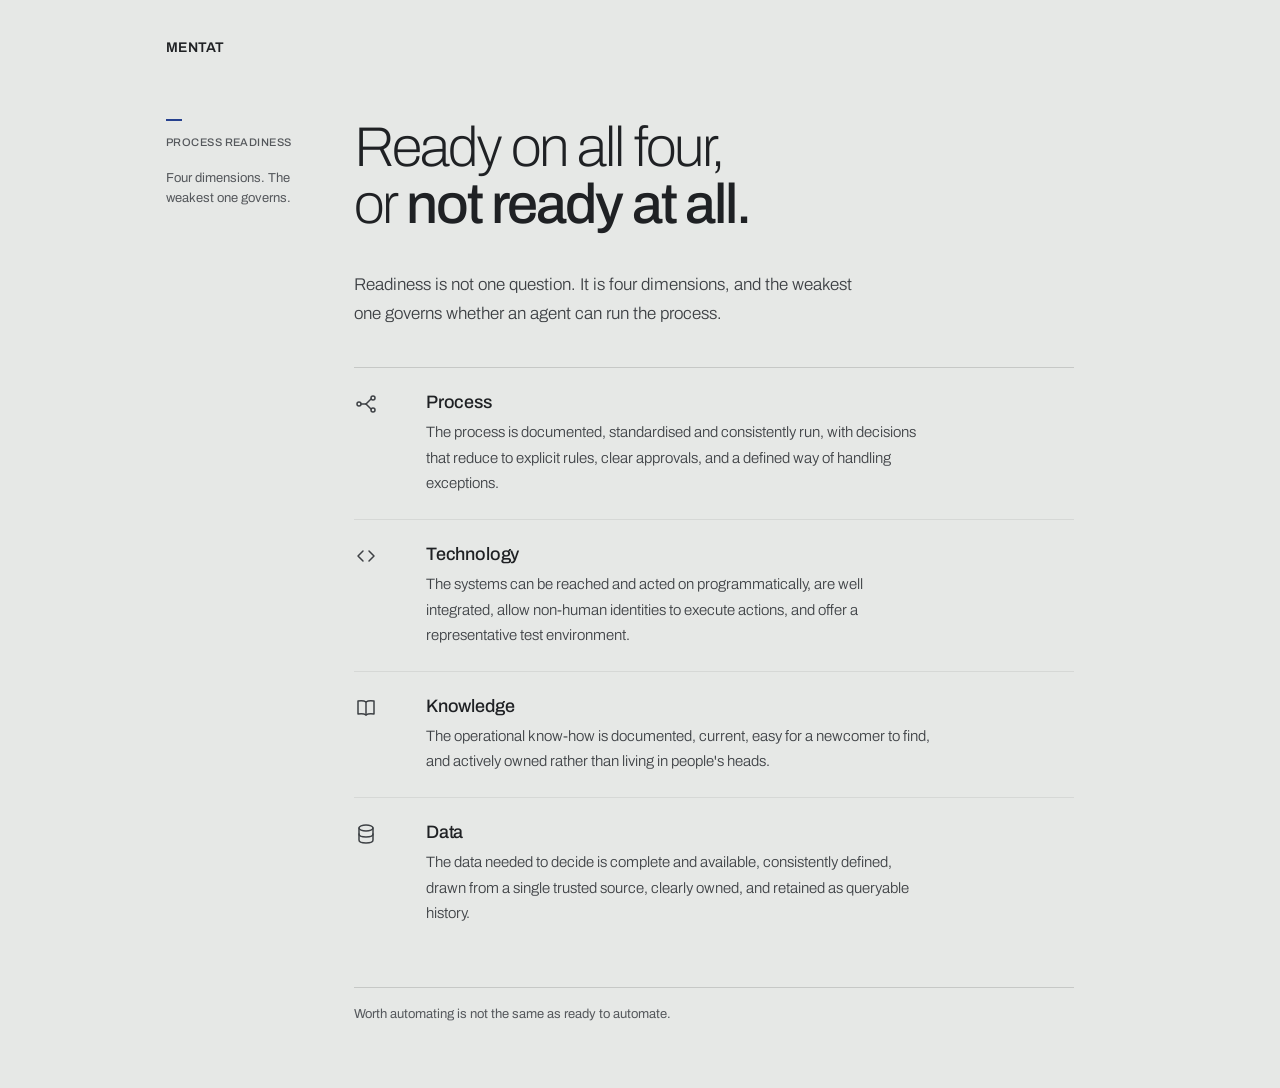
<file: knowledge/projects/process-readiness/Illustration-Four-Dimensions.html>
<!DOCTYPE html>
<!-- Source: knowledge/projects/process-readiness/LinkedIn-Post-Process-Readiness.md -->
<html lang="en">
<head>
<meta charset="utf-8">
<meta name="viewport" content="width=device-width, initial-scale=1">
<title>Four dimensions of process readiness</title>
<link rel="preconnect" href="https://fonts.googleapis.com">
<link rel="preconnect" href="https://fonts.gstatic.com" crossorigin>
<link href="https://fonts.googleapis.com/css2?family=Archivo:wght@200;300;400;500;600&family=JetBrains+Mono:wght@400&display=swap" rel="stylesheet">
<style>
  :root{
    --stone:#E6E8E6; --stone-raised:#EFF0EE;
    --ink:#1F2124; --ink-70:#3E4145; --ink-55:#55585C; --ink-40:#6C6F73;
    --rule:rgba(31,33,36,0.16); --rule-faint:rgba(31,33,36,0.08);
    --pen:#26418F;
    --font-sans:Archivo,"Helvetica Neue",Inter,system-ui,sans-serif;
    --font-mono:"JetBrains Mono",ui-monospace,monospace;
  }
  @media (prefers-color-scheme: dark){
    :root{--stone:#1C1E1C; --stone-raised:#252725; --ink:#E6E8E6; --ink-70:#C2C5C3;
      --ink-55:#9DA0A2; --ink-40:#7E8183; --rule:rgba(230,232,230,0.16);
      --rule-faint:rgba(230,232,230,0.08); --pen:#7B9AE8;}
  }
  *{box-sizing:border-box;margin:0;padding:0}
  body{background:var(--stone);color:var(--ink);font-family:var(--font-sans);
    -webkit-font-smoothing:antialiased;padding:40px 52px 64px}
  .wrap{max-width:948px;margin:0 auto}
  .wordmark{font-weight:600;font-size:14px;letter-spacing:.02em;text-transform:uppercase;
    color:var(--ink);padding-bottom:64px}
  .grid{display:grid;grid-template-columns:150px 720px;gap:38px}
  .rail{position:relative}
  .tick{display:block;width:16px;height:2px;background:var(--pen);margin-bottom:12px}
  .rail .cap{font-size:11px;line-height:1.7;font-weight:500;letter-spacing:.04em;
    text-transform:uppercase;color:var(--ink-55)}
  .rail .note{font-size:13px;line-height:1.6;font-weight:400;color:var(--ink-55);margin-top:16px;max-width:22ch}
  .display{font-size:56px;line-height:1.02;font-weight:200;letter-spacing:-.035em;
    color:var(--ink);max-width:13ch}
  .display strong{font-weight:500}
  .stand{font-size:17px;line-height:1.7;font-weight:300;color:var(--ink-70);
    max-width:52ch;margin-top:38px}
  .list{margin-top:38px;border-top:1px solid var(--rule)}
  .item{display:grid;grid-template-columns:48px 1fr;gap:24px;padding:22px 0;
    border-top:1px solid var(--rule-faint)}
  .item:first-child{border-top:none}
  .icon{color:var(--ink-70);padding-top:2px}
  .icon svg{width:24px;height:24px;display:block;stroke:currentColor;fill:none;
    stroke-width:1.5;stroke-linecap:round;stroke-linejoin:round}
  .item h3{font-size:18px;line-height:1.35;font-weight:500;letter-spacing:-.01em;color:var(--ink)}
  .item p{font-size:15px;line-height:1.7;font-weight:300;color:var(--ink-70);margin-top:6px;max-width:56ch}
  .foot{margin-top:38px;padding-top:16px;border-top:1px solid var(--rule);
    font-size:13px;line-height:1.6;font-weight:400;color:var(--ink-55)}
  @media (max-width:820px){
    body{padding:32px 24px 48px}
    .grid{grid-template-columns:1fr;gap:24px}
    .rail{border-bottom:1px solid var(--rule);padding-bottom:20px}
    .rail .note{max-width:none}
    .display{font-size:40px}
  }
</style>
</head>
<body>
  <div class="wrap">
    <div class="wordmark">Mentat</div>
    <div class="grid">
      <aside class="rail">
        <span class="tick"></span>
        <div class="cap">Process readiness</div>
        <p class="note">Four dimensions. The weakest one governs.</p>
      </aside>
      <main>
        <h1 class="display">Ready on all four, or <strong>not ready at all.</strong></h1>
        <p class="stand">Readiness is not one question. It is four dimensions, and the weakest one governs whether an agent can run the process.</p>

        <div class="list">
          <div class="item">
            <div class="icon" aria-hidden="true">
              <svg viewBox="0 0 24 24"><circle cx="5" cy="12" r="2"/><circle cx="19" cy="6" r="2"/><circle cx="19" cy="18" r="2"/><path d="M7 12 H12"/><path d="M12 12 L17 7"/><path d="M12 12 L17 17"/></svg>
            </div>
            <div>
              <h3>Process</h3>
              <p>The process is documented, standardised and consistently run, with decisions that reduce to explicit rules, clear approvals, and a defined way of handling exceptions.</p>
            </div>
          </div>
          <div class="item">
            <div class="icon" aria-hidden="true">
              <svg viewBox="0 0 24 24"><path d="M9 7 L4 12 L9 17"/><path d="M15 7 L20 12 L15 17"/></svg>
            </div>
            <div>
              <h3>Technology</h3>
              <p>The systems can be reached and acted on programmatically, are well integrated, allow non-human identities to execute actions, and offer a representative test environment.</p>
            </div>
          </div>
          <div class="item">
            <div class="icon" aria-hidden="true">
              <svg viewBox="0 0 24 24"><path d="M12 6 C10 4.5 7 4.5 4 5 V18 C7 17.5 10 17.5 12 19 C14 17.5 17 17.5 20 18 V5 C17 4.5 14 4.5 12 6 Z"/><path d="M12 6 V19"/></svg>
            </div>
            <div>
              <h3>Knowledge</h3>
              <p>The operational know-how is documented, current, easy for a newcomer to find, and actively owned rather than living in people's heads.</p>
            </div>
          </div>
          <div class="item">
            <div class="icon" aria-hidden="true">
              <svg viewBox="0 0 24 24"><ellipse cx="12" cy="6" rx="7" ry="3"/><path d="M5 6 V18 C5 19.7 8 21 12 21 C16 21 19 19.7 19 18 V6"/><path d="M5 12 C5 13.7 8 15 12 15 C16 15 19 13.7 19 12"/></svg>
            </div>
            <div>
              <h3>Data</h3>
              <p>The data needed to decide is complete and available, consistently defined, drawn from a single trusted source, clearly owned, and retained as queryable history.</p>
            </div>
          </div>
        </div>

        <p class="foot">Worth automating is not the same as ready to automate.</p>
      </main>
    </div>
  </div>
</body>
</html>
</file>
